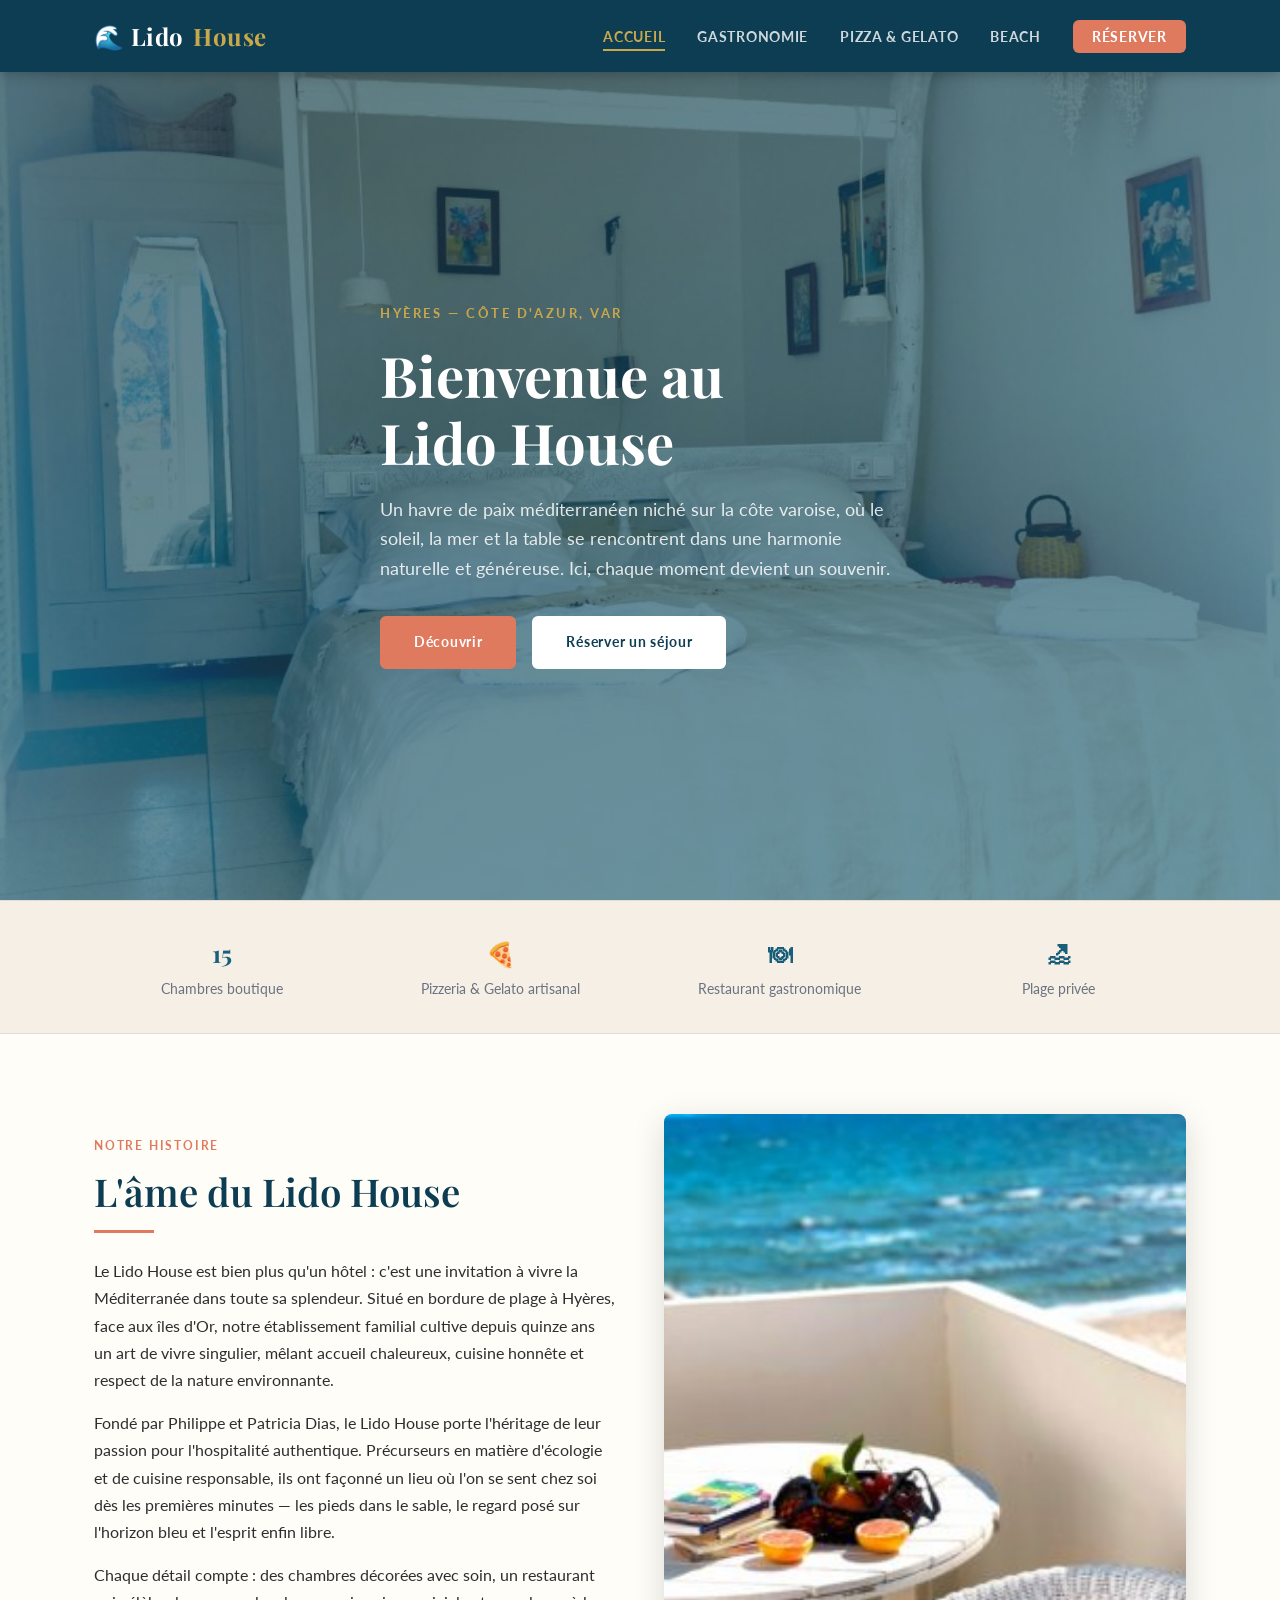
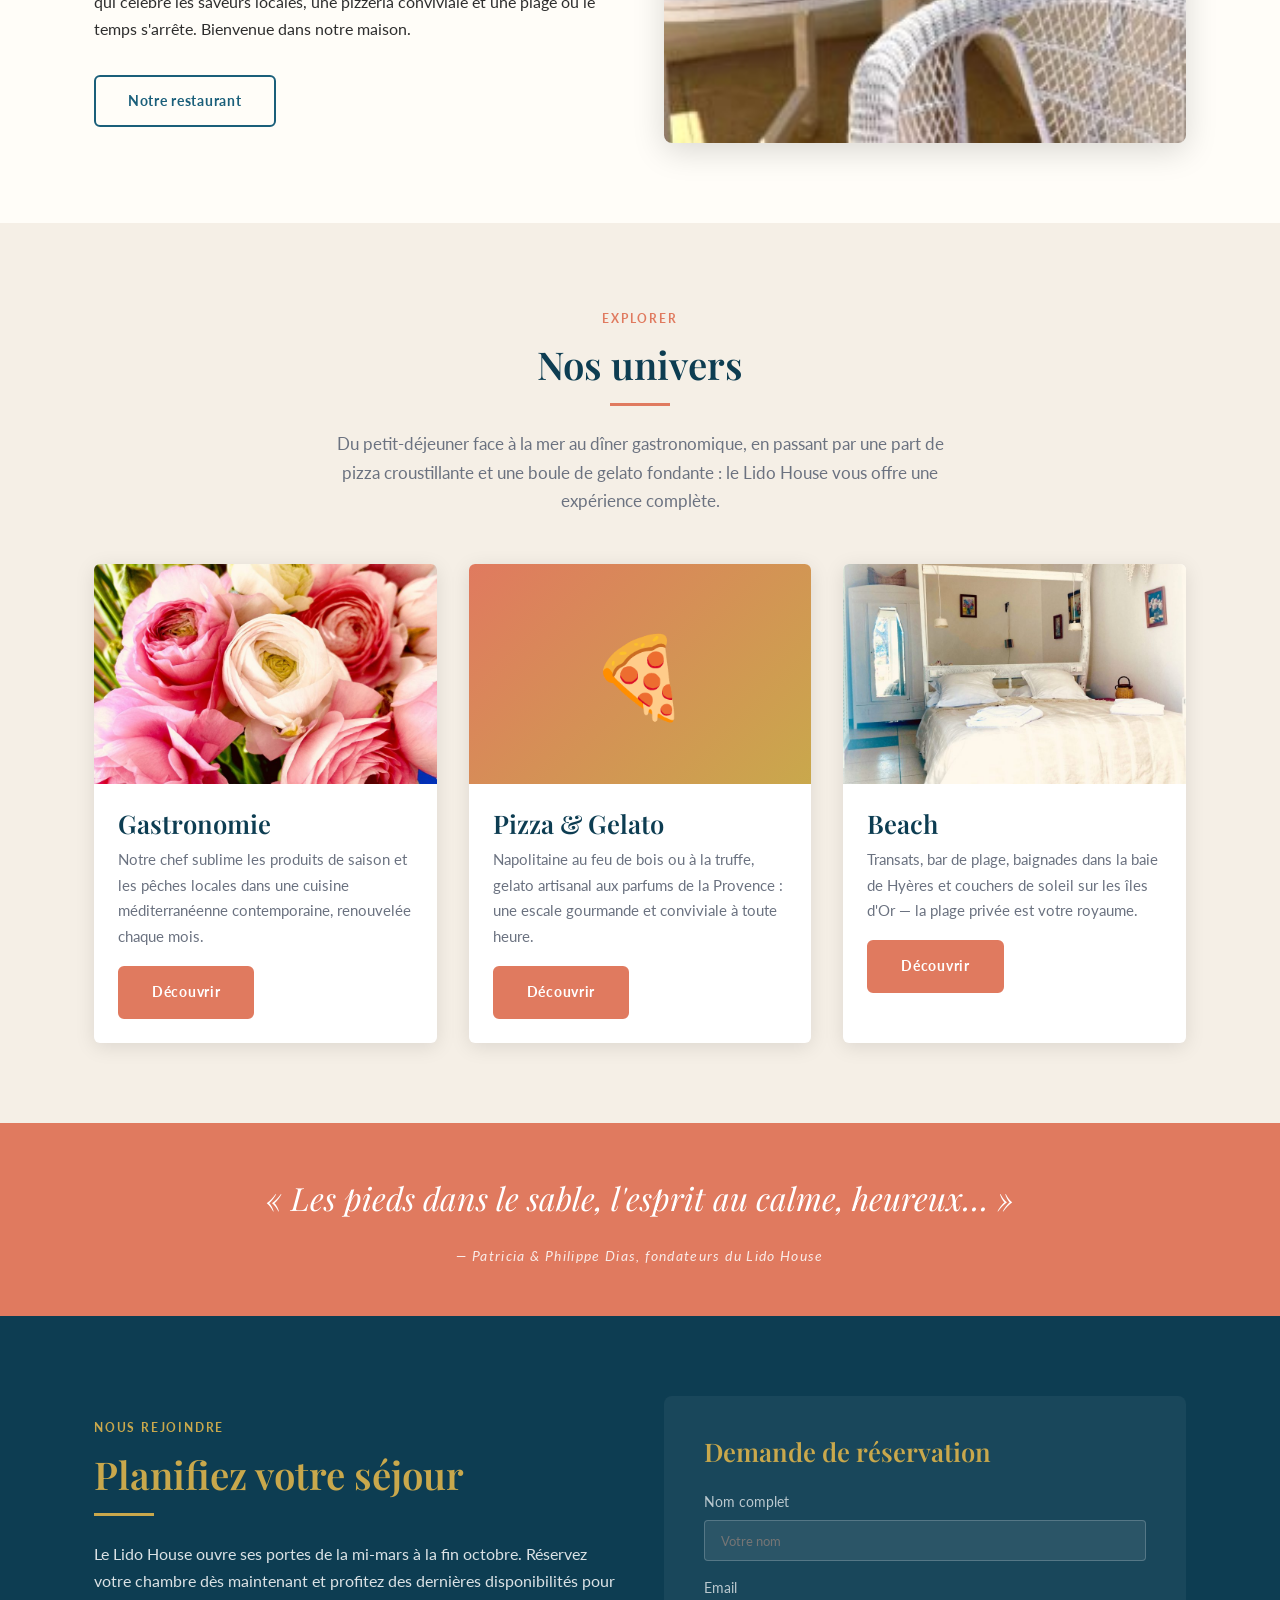
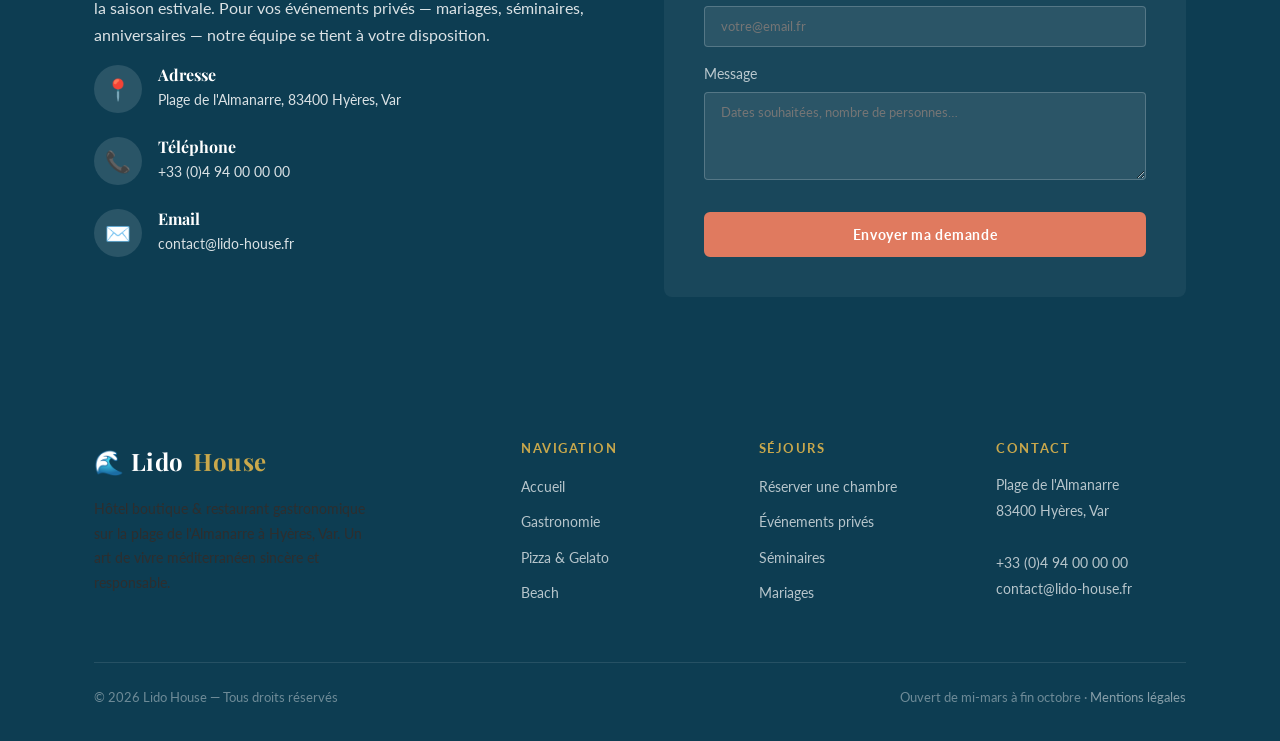
<file: index.html>
<!DOCTYPE html>
<html lang="fr">
<head>
  <meta charset="UTF-8">
  <meta name="viewport" content="width=device-width, initial-scale=1.0">
  <meta name="description" content="Lido House — Hôtel boutique, restaurant gastronomique, pizzeria & gelato et plage privée à Hyères, Var. Une expérience méditerranéenne inoubliable.">
  <meta name="keywords" content="Lido House, hôtel Hyères, restaurant plage Var, pizzeria gelato, gastronomie méditerranéenne, plage privée Hyères">
  <meta name="robots" content="index, follow">
  <meta property="og:title" content="Lido House — Hôtel & Restaurant à Hyères">
  <meta property="og:description" content="Découvrez le Lido House : hôtel boutique, restaurant gastronomique, pizzeria & gelato artisanal et plage privée au cœur du Var.">
  <meta property="og:type" content="website">
  <meta property="og:locale" content="fr_FR">
  <meta name="twitter:card" content="summary_large_image">
  <meta name="twitter:title" content="Lido House — Hôtel & Restaurant à Hyères">
  <meta name="twitter:description" content="Découvrez le Lido House : hôtel boutique, restaurant gastronomique, pizzeria & gelato artisanal et plage privée.">
  <title>Lido House — Hôtel & Restaurant à Hyères</title>
  <link rel="canonical" href="index.html">
  <link rel="stylesheet" href="lido-style.css">
</head>
<body>

  <!-- ===== HEADER ===== -->
  <header class="site-header" role="banner">
    <div class="container">
      <div class="header-inner">
        <a href="index.html" class="logo" aria-label="Lido House — Accueil">
          🌊 Lido <span>House</span>
        </a>
        <button class="nav-toggle" aria-label="Ouvrir le menu" aria-expanded="false" onclick="this.setAttribute('aria-expanded', this.getAttribute('aria-expanded')==='true'?'false':'true'); document.querySelector('.site-nav').classList.toggle('open')">
          <span></span><span></span><span></span>
        </button>
        <nav class="site-nav" role="navigation" aria-label="Navigation principale">
          <ul class="nav-list">
            <li><a href="index.html" class="active">Accueil</a></li>
            <li><a href="gastronomie.html">Gastronomie</a></li>
            <li><a href="pizza-gelato.html">Pizza & Gelato</a></li>
            <li><a href="beach.html">Beach</a></li>
            <li><a href="#contact" class="nav-cta">Réserver</a></li>
          </ul>
        </nav>
      </div>
    </div>
  </header>

  <main id="content">

    <!-- ===== SECTION 1 — HERO ===== -->
    <section class="hero" aria-label="Bannière d'accueil">
      <div class="hero-bg" style="background-image: url('IMG_3909-scaled-pmx25fn1pvcbfi0689g8ni2mewg2uywghkwqdlchew.jpg');"></div>
      <div class="container">
        <div class="hero-content">
          <p class="hero-label">Hyères — Côte d'Azur, Var</p>
          <h1>Bienvenue au<br>Lido House</h1>
          <p class="hero-text">Un havre de paix méditerranéen niché sur la côte varoise, où le soleil, la mer et la table se rencontrent dans une harmonie naturelle et généreuse. Ici, chaque moment devient un souvenir.</p>
          <div class="hero-actions">
            <a href="#decouvrir" class="btn btn-primary">Découvrir</a>
            <a href="#contact" class="btn btn-white">Réserver un séjour</a>
          </div>
        </div>
      </div>
    </section>

    <!-- ===== SECTION 2 — INFO BAND ===== -->
    <div class="info-band">
      <div class="container">
        <div class="info-band-grid">
          <div class="info-band-item">
            <strong>15</strong>
            <span>Chambres boutique</span>
          </div>
          <div class="info-band-item">
            <strong>🍕</strong>
            <span>Pizzeria & Gelato artisanal</span>
          </div>
          <div class="info-band-item">
            <strong>🍽</strong>
            <span>Restaurant gastronomique</span>
          </div>
          <div class="info-band-item">
            <strong>🏖</strong>
            <span>Plage privée</span>
          </div>
        </div>
      </div>
    </div>

    <!-- ===== SECTION 3 — À PROPOS ===== -->
    <section class="section" id="decouvrir" aria-labelledby="about-title">
      <div class="container">
        <div class="grid-2">
          <div>
            <span class="section-label">Notre histoire</span>
            <h2 id="about-title" class="section-title">L'âme du Lido House</h2>
            <div class="divider"></div>
            <p>Le Lido House est bien plus qu'un hôtel : c'est une invitation à vivre la Méditerranée dans toute sa splendeur. Situé en bordure de plage à Hyères, face aux îles d'Or, notre établissement familial cultive depuis quinze ans un art de vivre singulier, mêlant accueil chaleureux, cuisine honnête et respect de la nature environnante.</p>
            <p>Fondé par Philippe et Patricia Dias, le Lido House porte l'héritage de leur passion pour l'hospitalité authentique. Précurseurs en matière d'écologie et de cuisine responsable, ils ont façonné un lieu où l'on se sent chez soi dès les premières minutes — les pieds dans le sable, le regard posé sur l'horizon bleu et l'esprit enfin libre.</p>
            <p>Chaque détail compte : des chambres décorées avec soin, un restaurant qui célèbre les saveurs locales, une pizzeria conviviale et une plage où le temps s'arrête. Bienvenue dans notre maison.</p>
            <a href="gastronomie.html" class="btn btn-outline" style="margin-top:1rem;">Notre restaurant</a>
          </div>
          <div>
            <img src="terrasse-2-249x300.jpg" alt="Terrasse du Lido House avec vue sur la mer" style="border-radius: 8px; box-shadow: 0 8px 32px rgba(0,0,0,.15); width:100%;">
          </div>
        </div>
      </div>
    </section>

    <!-- ===== SECTION 4 — NOS UNIVERS ===== -->
    <section class="section section--sand" aria-labelledby="univers-title">
      <div class="container">
        <div class="text-center" style="margin-bottom: 3rem;">
          <span class="section-label">Explorer</span>
          <h2 id="univers-title" class="section-title">Nos univers</h2>
          <div class="divider divider--center"></div>
          <p class="section-intro section-intro--center">Du petit-déjeuner face à la mer au dîner gastronomique, en passant par une part de pizza croustillante et une boule de gelato fondante : le Lido House vous offre une expérience complète.</p>
        </div>
        <div class="grid-3">
          <div class="card">
            <img class="card-img" src="IMG_3974-scaled-pmwz9p69h3c44qooyx7gz6gab1qsdi2vw50mp95m3s.jpg" alt="Cuisine gastronomique au Lido House">
            <div class="card-body">
              <h3>Gastronomie</h3>
              <p>Notre chef sublime les produits de saison et les pêches locales dans une cuisine méditerranéenne contemporaine, renouvelée chaque mois.</p>
              <a href="gastronomie.html" class="btn btn-primary">Découvrir</a>
            </div>
          </div>
          <div class="card">
            <div style="height:220px; background: linear-gradient(135deg, #e07a5f 0%, #c9a84c 100%); display:flex; align-items:center; justify-content:center; font-size:5rem;">🍕</div>
            <div class="card-body">
              <h3>Pizza & Gelato</h3>
              <p>Napolitaine au feu de bois ou à la truffe, gelato artisanal aux parfums de la Provence : une escale gourmande et conviviale à toute heure.</p>
              <a href="pizza-gelato.html" class="btn btn-primary">Découvrir</a>
            </div>
          </div>
          <div class="card">
            <img class="card-img" src="IMG_3909-scaled-pmx25fn1pvcbfi0689g8ni2mewg2uywghkwqdlchew.jpg" alt="Plage privée du Lido House">
            <div class="card-body">
              <h3>Beach</h3>
              <p>Transats, bar de plage, baignades dans la baie de Hyères et couchers de soleil sur les îles d'Or — la plage privée est votre royaume.</p>
              <a href="beach.html" class="btn btn-primary">Découvrir</a>
            </div>
          </div>
        </div>
      </div>
    </section>

    <!-- ===== SECTION 5 — CITATION ===== -->
    <div class="highlight-band" role="complementary">
      <blockquote>« Les pieds dans le sable, l'esprit au calme, heureux… »</blockquote>
      <cite>— Patricia & Philippe Dias, fondateurs du Lido House</cite>
    </div>

    <!-- ===== SECTION 6 — CONTACT / RÉSERVATION ===== -->
    <section class="section section--dark" id="contact" aria-labelledby="contact-title">
      <div class="container">
        <div class="grid-2">
          <div>
            <span class="section-label" style="color: var(--color-gold);">Nous rejoindre</span>
            <h2 id="contact-title" class="section-title">Planifiez votre séjour</h2>
            <div class="divider divider--gold"></div>
            <p>Le Lido House ouvre ses portes de la mi-mars à la fin octobre. Réservez votre chambre dès maintenant et profitez des dernières disponibilités pour la saison estivale. Pour vos événements privés — mariages, séminaires, anniversaires — notre équipe se tient à votre disposition.</p>
            <div class="feature-item">
              <div class="feature-icon feature-icon--dark">📍</div>
              <div class="feature-text">
                <h4 style="color:var(--color-white);">Adresse</h4>
                <p>Plage de l'Almanarre, 83400 Hyères, Var</p>
              </div>
            </div>
            <div class="feature-item">
              <div class="feature-icon feature-icon--dark">📞</div>
              <div class="feature-text">
                <h4 style="color:var(--color-white);">Téléphone</h4>
                <p>+33 (0)4 94 00 00 00</p>
              </div>
            </div>
            <div class="feature-item">
              <div class="feature-icon feature-icon--dark">✉️</div>
              <div class="feature-text">
                <h4 style="color:var(--color-white);">Email</h4>
                <p>contact@lido-house.fr</p>
              </div>
            </div>
          </div>
          <div style="background: rgba(255,255,255,.05); padding: 2.5rem; border-radius: 8px;">
            <h3 style="color: var(--color-gold); margin-bottom: 1.5rem;">Demande de réservation</h3>
            <form action="#" method="post" aria-label="Formulaire de réservation">
              <div style="margin-bottom:1rem;">
                <label for="name" style="display:block; font-size:.85rem; color:rgba(255,255,255,.7); margin-bottom:.4rem;">Nom complet</label>
                <input id="name" name="name" type="text" placeholder="Votre nom" required style="width:100%; padding:.7rem 1rem; border-radius:4px; border:1px solid rgba(255,255,255,.2); background:rgba(255,255,255,.08); color:#fff; font-family:var(--font-body);">
              </div>
              <div style="margin-bottom:1rem;">
                <label for="email" style="display:block; font-size:.85rem; color:rgba(255,255,255,.7); margin-bottom:.4rem;">Email</label>
                <input id="email" name="email" type="email" placeholder="votre@email.fr" required style="width:100%; padding:.7rem 1rem; border-radius:4px; border:1px solid rgba(255,255,255,.2); background:rgba(255,255,255,.08); color:#fff; font-family:var(--font-body);">
              </div>
              <div style="margin-bottom:1.5rem;">
                <label for="message" style="display:block; font-size:.85rem; color:rgba(255,255,255,.7); margin-bottom:.4rem;">Message</label>
                <textarea id="message" name="message" rows="4" placeholder="Dates souhaitées, nombre de personnes…" style="width:100%; padding:.7rem 1rem; border-radius:4px; border:1px solid rgba(255,255,255,.2); background:rgba(255,255,255,.08); color:#fff; font-family:var(--font-body); resize:vertical;"></textarea>
              </div>
              <button type="submit" class="btn btn-primary" style="width:100%;">Envoyer ma demande</button>
            </form>
          </div>
        </div>
      </div>
    </section>

  </main>

  <!-- ===== FOOTER ===== -->
  <footer class="site-footer" role="contentinfo">
    <div class="container">
      <div class="footer-grid">
        <div class="footer-brand">
          <a href="index.html" class="logo">🌊 Lido <span>House</span></a>
          <p>Hôtel boutique & restaurant gastronomique sur la plage de l'Almanarre à Hyères, Var. Un art de vivre méditerranéen sincère et responsable.</p>
        </div>
        <div class="footer-col">
          <h4>Navigation</h4>
          <ul>
            <li><a href="index.html">Accueil</a></li>
            <li><a href="gastronomie.html">Gastronomie</a></li>
            <li><a href="pizza-gelato.html">Pizza & Gelato</a></li>
            <li><a href="beach.html">Beach</a></li>
          </ul>
        </div>
        <div class="footer-col">
          <h4>Séjours</h4>
          <ul>
            <li><a href="#contact">Réserver une chambre</a></li>
            <li><a href="#contact">Événements privés</a></li>
            <li><a href="#contact">Séminaires</a></li>
            <li><a href="#contact">Mariages</a></li>
          </ul>
        </div>
        <div class="footer-col">
          <h4>Contact</h4>
          <address>
            Plage de l'Almanarre<br>
            83400 Hyères, Var<br><br>
            +33 (0)4 94 00 00 00<br>
            contact@lido-house.fr
          </address>
        </div>
      </div>
      <div class="footer-bottom">
        <span>© 2026 Lido House — Tous droits réservés</span>
        <span>Ouvert de mi-mars à fin octobre · <a href="#contact">Mentions légales</a></span>
      </div>
    </div>
  </footer>

</body>
</html>
</file>
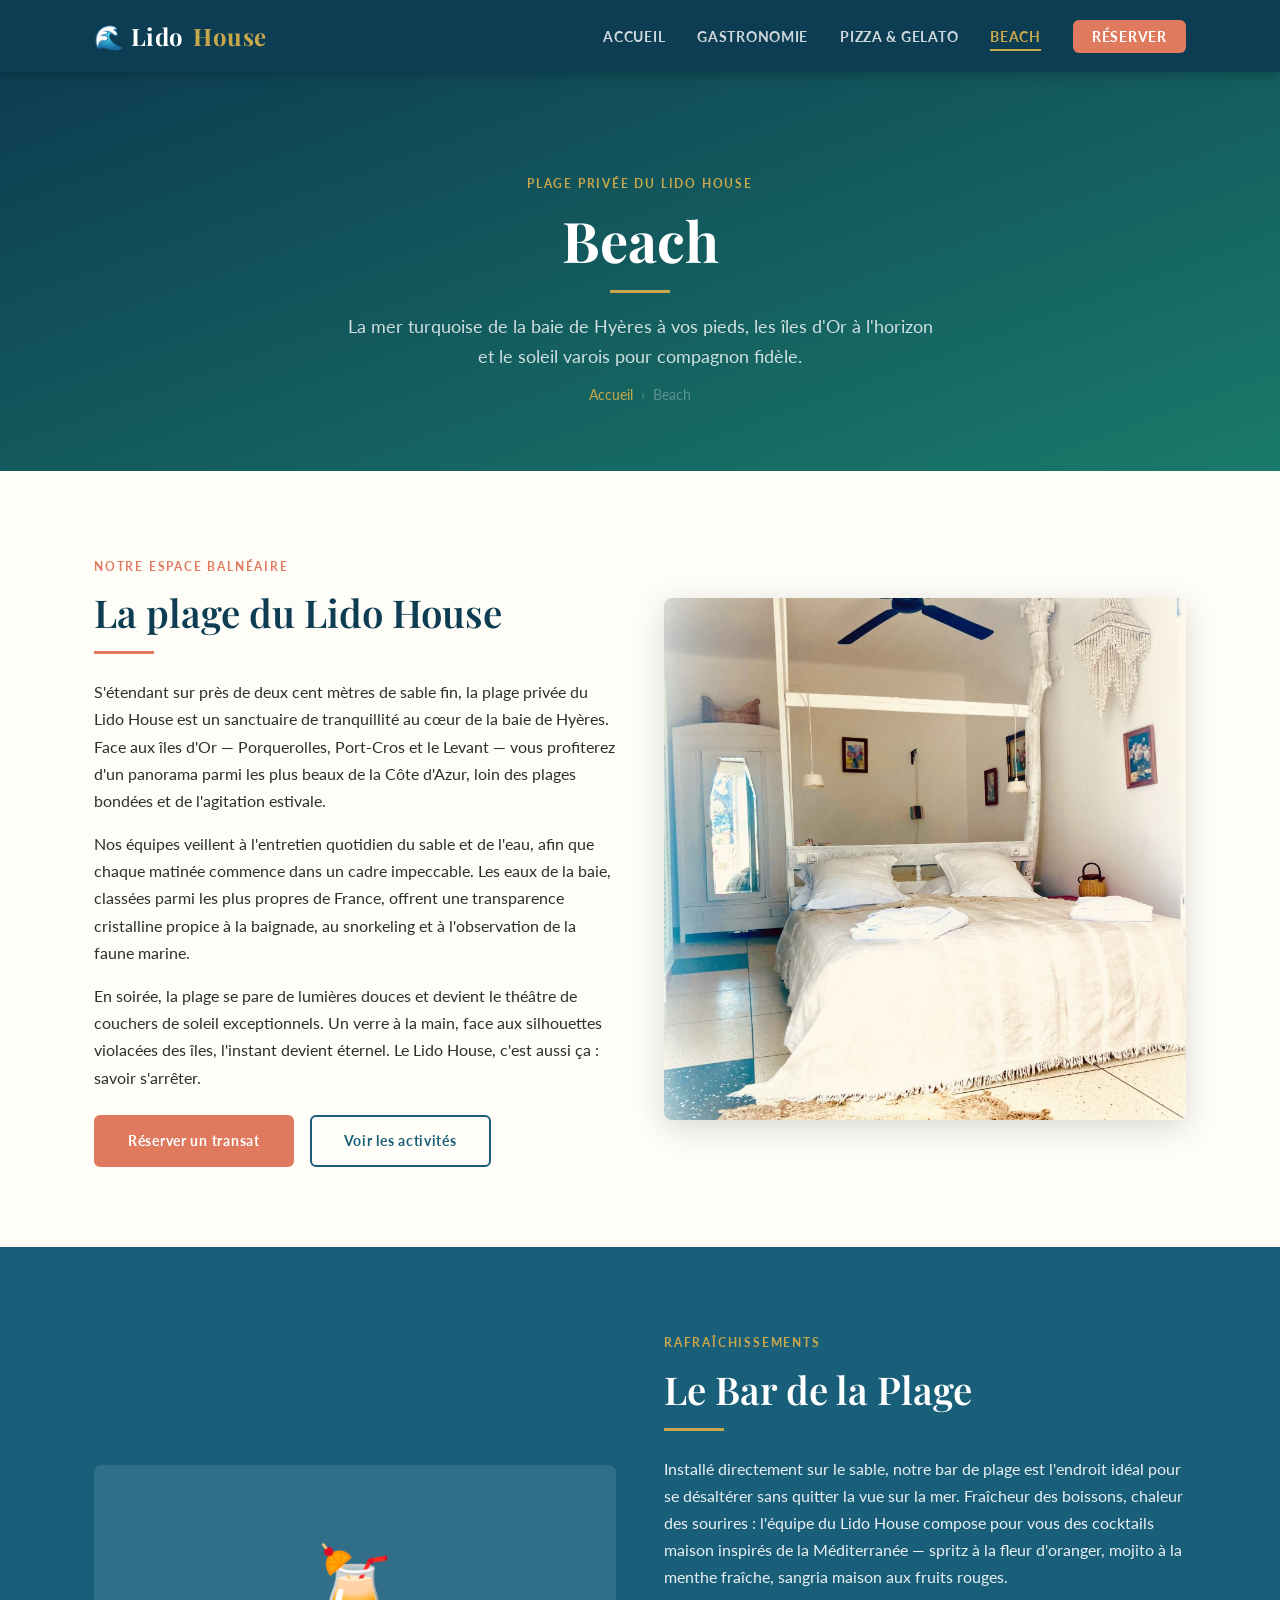
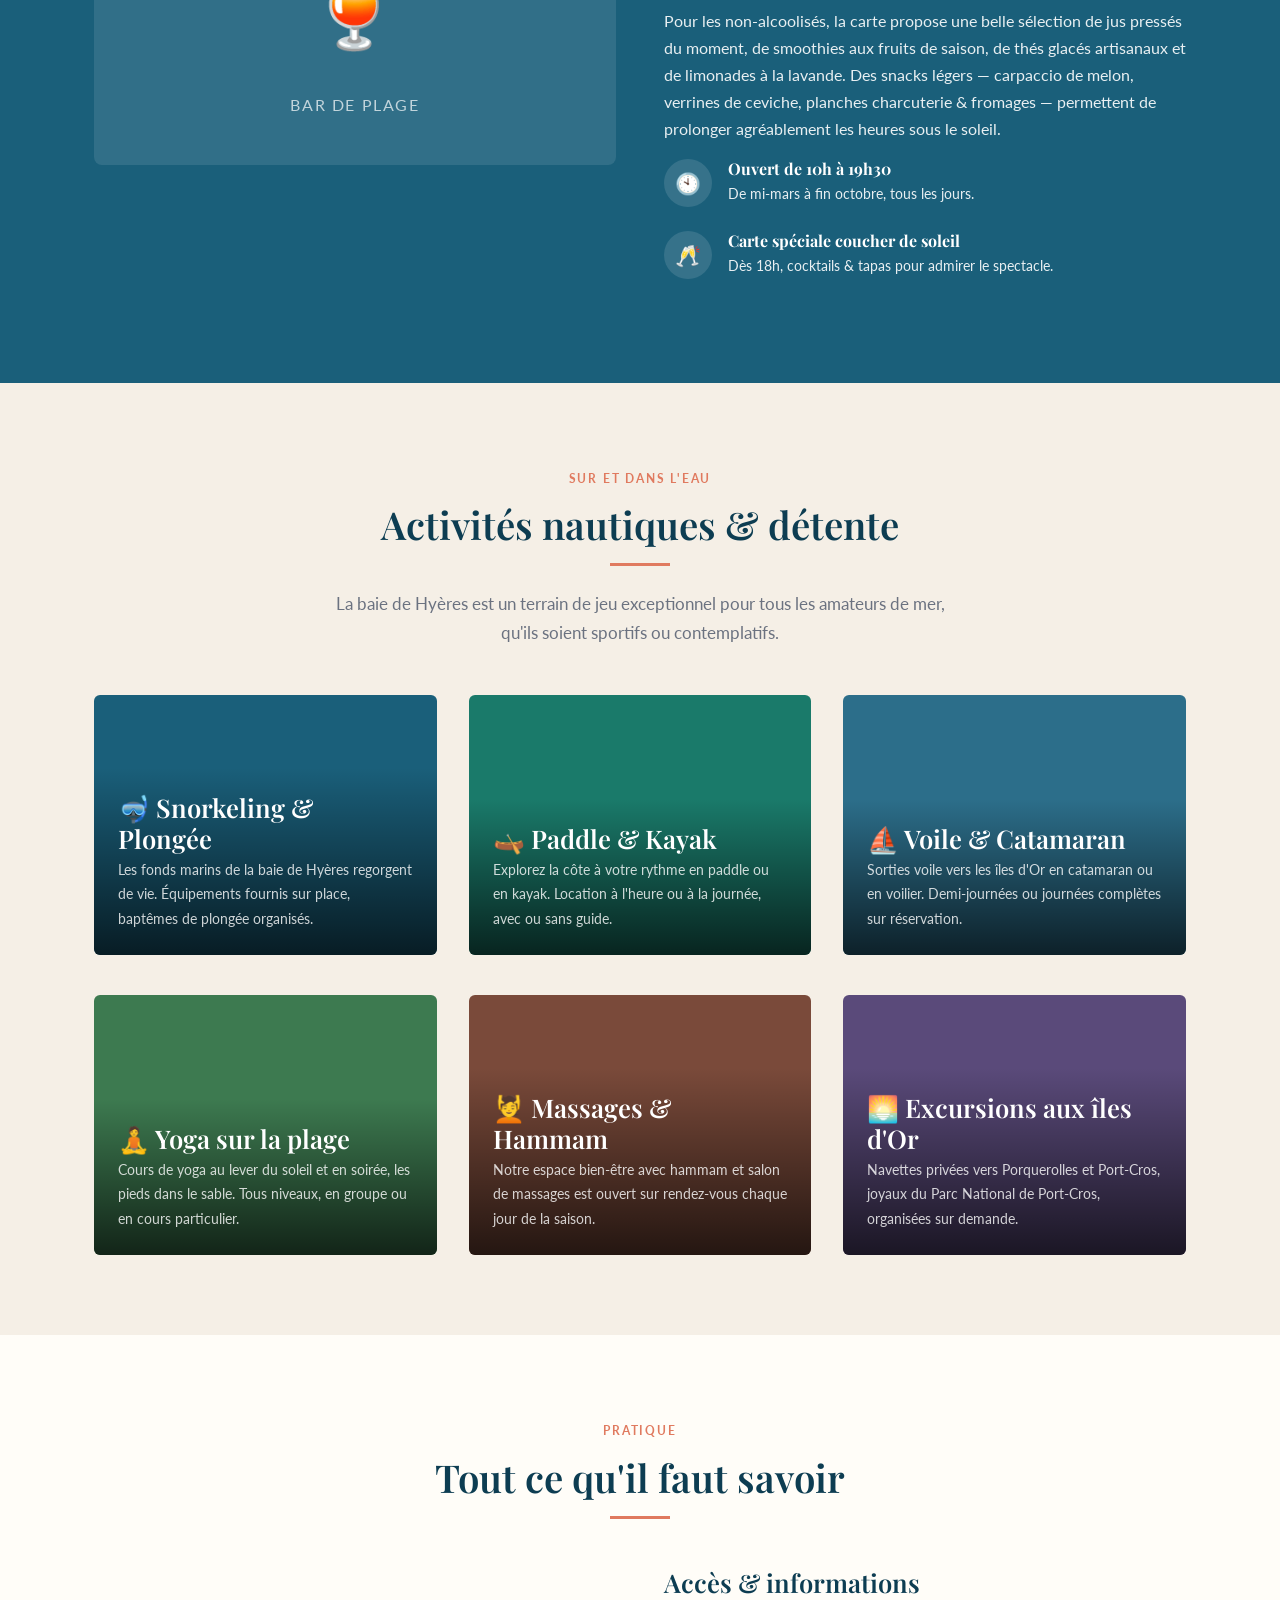
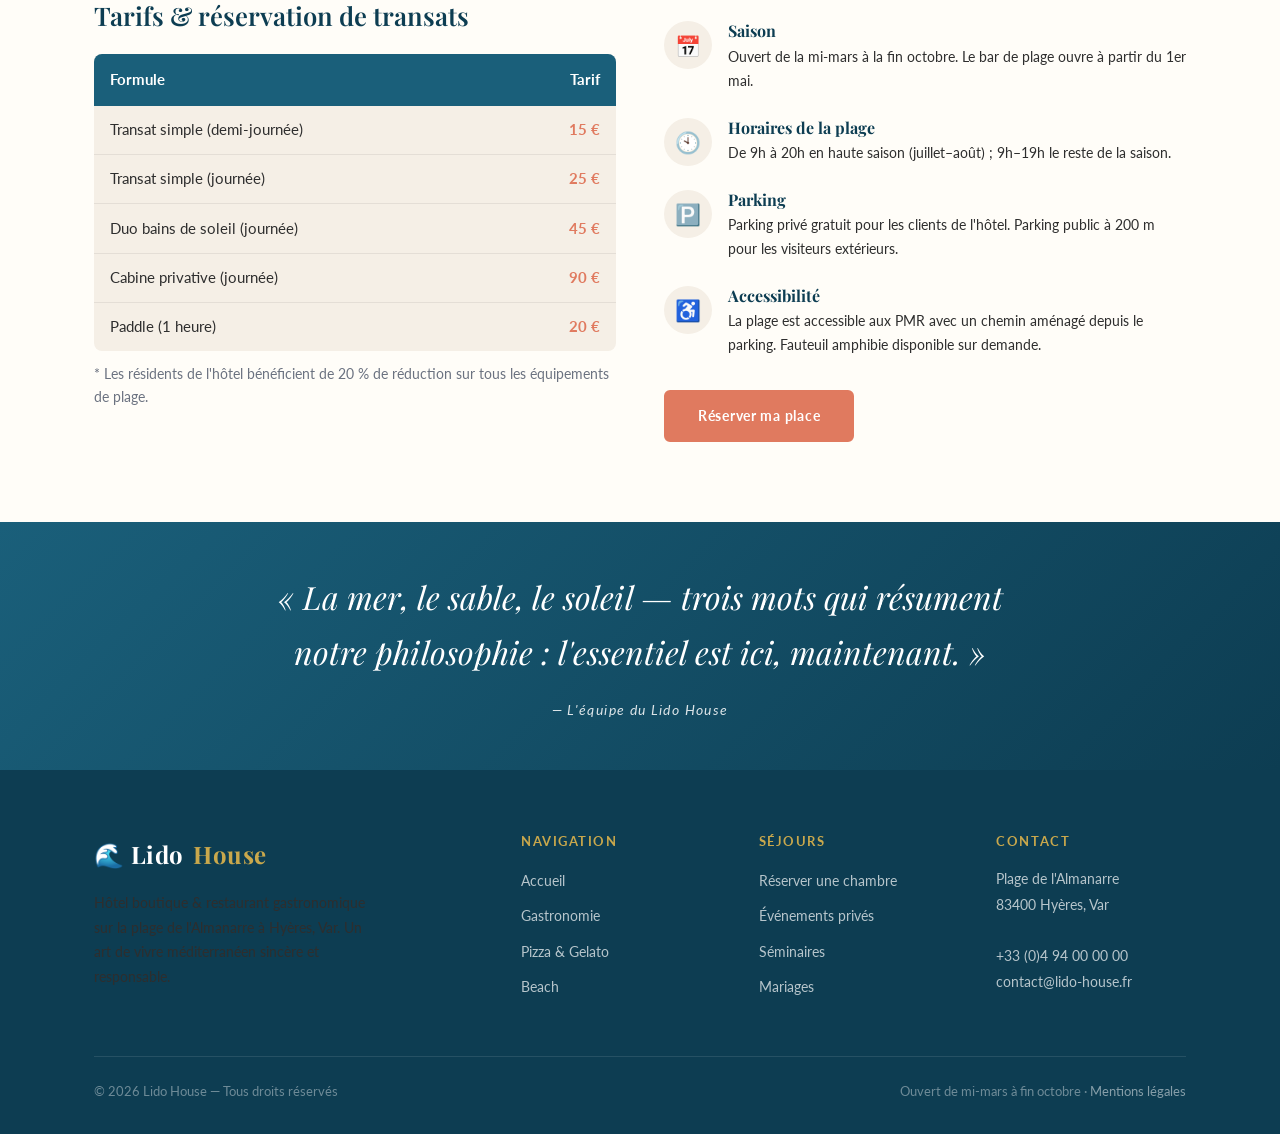
<file: beach.html>
<!DOCTYPE html>
<html lang="fr">
<head>
  <meta charset="UTF-8">
  <meta name="viewport" content="width=device-width, initial-scale=1.0">
  <meta name="description" content="Lido House Beach — Plage privée à Hyères. Transats, bar de plage, activités nautiques et couchers de soleil face aux îles d'Or. L'escapade balnéaire idéale dans le Var.">
  <meta name="keywords" content="plage privée Hyères, beach club Var, bar de plage Hyères, activités nautiques Hyères, transats bord de mer Var, îles d'Or">
  <meta name="robots" content="index, follow">
  <meta property="og:title" content="Beach — Lido House Hyères">
  <meta property="og:description" content="Plage privée, bar de plage et activités nautiques face aux îles d'Or à Hyères. La dolce vita méditerranéenne au Lido House.">
  <meta property="og:type" content="website">
  <meta property="og:locale" content="fr_FR">
  <meta name="twitter:card" content="summary_large_image">
  <meta name="twitter:title" content="Beach — Lido House Hyères">
  <meta name="twitter:description" content="Plage privée et bar de plage au Lido House, Hyères. Profitez de la baie de Hyères et des îles d'Or.">
  <title>Beach — Lido House</title>
  <link rel="canonical" href="beach.html">
  <link rel="stylesheet" href="lido-style.css">
</head>
<body>

  <!-- ===== HEADER ===== -->
  <header class="site-header" role="banner">
    <div class="container">
      <div class="header-inner">
        <a href="index.html" class="logo" aria-label="Lido House — Accueil">
          🌊 Lido <span>House</span>
        </a>
        <button class="nav-toggle" aria-label="Ouvrir le menu" aria-expanded="false" onclick="this.setAttribute('aria-expanded', this.getAttribute('aria-expanded')==='true'?'false':'true'); document.querySelector('.site-nav').classList.toggle('open')">
          <span></span><span></span><span></span>
        </button>
        <nav class="site-nav" role="navigation" aria-label="Navigation principale">
          <ul class="nav-list">
            <li><a href="index.html">Accueil</a></li>
            <li><a href="gastronomie.html">Gastronomie</a></li>
            <li><a href="pizza-gelato.html">Pizza & Gelato</a></li>
            <li><a href="beach.html" class="active">Beach</a></li>
            <li><a href="index.html#contact" class="nav-cta">Réserver</a></li>
          </ul>
        </nav>
      </div>
    </div>
  </header>

  <main id="content">

    <!-- ===== SECTION 1 — PAGE HERO ===== -->
    <section class="page-hero" aria-label="En-tête de page" style="background: linear-gradient(160deg, #0d3d52 0%, #1a7a6a 100%);">
      <div class="container">
        <span class="section-label" style="color: var(--color-gold);">Plage privée du Lido House</span>
        <h1>Beach</h1>
        <div class="divider divider--center divider--gold" style="margin:1rem auto 1.2rem;"></div>
        <p>La mer turquoise de la baie de Hyères à vos pieds, les îles d'Or à l'horizon et le soleil varois pour compagnon fidèle.</p>
        <nav class="breadcrumb" aria-label="Fil d'Ariane">
          <a href="index.html">Accueil</a>
          <span aria-hidden="true">›</span>
          <span aria-current="page">Beach</span>
        </nav>
      </div>
    </section>

    <!-- ===== SECTION 2 — LA PLAGE ===== -->
    <section class="section" id="plage" aria-labelledby="plage-title">
      <div class="container">
        <div class="grid-2">
          <div>
            <span class="section-label">Notre espace balnéaire</span>
            <h2 id="plage-title" class="section-title">La plage du Lido House</h2>
            <div class="divider"></div>
            <p>S'étendant sur près de deux cent mètres de sable fin, la plage privée du Lido House est un sanctuaire de tranquillité au cœur de la baie de Hyères. Face aux îles d'Or — Porquerolles, Port-Cros et le Levant — vous profiterez d'un panorama parmi les plus beaux de la Côte d'Azur, loin des plages bondées et de l'agitation estivale.</p>
            <p>Nos équipes veillent à l'entretien quotidien du sable et de l'eau, afin que chaque matinée commence dans un cadre impeccable. Les eaux de la baie, classées parmi les plus propres de France, offrent une transparence cristalline propice à la baignade, au snorkeling et à l'observation de la faune marine.</p>
            <p>En soirée, la plage se pare de lumières douces et devient le théâtre de couchers de soleil exceptionnels. Un verre à la main, face aux silhouettes violacées des îles, l'instant devient éternel. Le Lido House, c'est aussi ça : savoir s'arrêter.</p>
            <div style="display: flex; gap: 1rem; flex-wrap: wrap; margin-top: 1.5rem;">
              <a href="index.html#contact" class="btn btn-primary">Réserver un transat</a>
              <a href="#activites" class="btn btn-outline">Voir les activités</a>
            </div>
          </div>
          <div>
            <img src="IMG_3909-scaled-pmx25fn1pvcbfi0689g8ni2mewg2uywghkwqdlchew.jpg" alt="La plage privée du Lido House face aux îles d'Or" style="border-radius:8px; box-shadow: 0 8px 32px rgba(0,0,0,.15); width:100%;">
          </div>
        </div>
      </div>
    </section>

    <!-- ===== SECTION 3 — BAR DE PLAGE ===== -->
    <section class="section section--ocean" id="bar" aria-labelledby="bar-title">
      <div class="container">
        <div class="grid-2">
          <div style="display:flex; align-items:center; justify-content:center; background:rgba(255,255,255,.1); border-radius:8px; min-height:300px; font-size:6rem; flex-direction:column; gap:1rem;">
            <span>🍹</span>
            <span style="font-size:1rem; color:rgba(255,255,255,.7); letter-spacing:.1em; text-transform:uppercase;">Bar de plage</span>
          </div>
          <div>
            <span class="section-label" style="color: var(--color-gold);">Rafraîchissements</span>
            <h2 id="bar-title" class="section-title">Le Bar de la Plage</h2>
            <div class="divider divider--gold"></div>
            <p>Installé directement sur le sable, notre bar de plage est l'endroit idéal pour se désaltérer sans quitter la vue sur la mer. Fraîcheur des boissons, chaleur des sourires : l'équipe du Lido House compose pour vous des cocktails maison inspirés de la Méditerranée — spritz à la fleur d'oranger, mojito à la menthe fraîche, sangria maison aux fruits rouges.</p>
            <p>Pour les non-alcoolisés, la carte propose une belle sélection de jus pressés du moment, de smoothies aux fruits de saison, de thés glacés artisanaux et de limonades à la lavande. Des snacks légers — carpaccio de melon, verrines de ceviche, planches charcuterie & fromages — permettent de prolonger agréablement les heures sous le soleil.</p>
            <div class="feature-item">
              <div class="feature-icon feature-icon--dark">🕙</div>
              <div class="feature-text">
                <h4 style="color:var(--color-white);">Ouvert de 10h à 19h30</h4>
                <p>De mi-mars à fin octobre, tous les jours.</p>
              </div>
            </div>
            <div class="feature-item">
              <div class="feature-icon feature-icon--dark">🥂</div>
              <div class="feature-text">
                <h4 style="color:var(--color-white);">Carte spéciale coucher de soleil</h4>
                <p>Dès 18h, cocktails & tapas pour admirer le spectacle.</p>
              </div>
            </div>
          </div>
        </div>
      </div>
    </section>

    <!-- ===== SECTION 4 — ACTIVITÉS ===== -->
    <section class="section section--sand" id="activites" aria-labelledby="activites-title">
      <div class="container">
        <div class="text-center" style="margin-bottom: 3rem;">
          <span class="section-label">Sur et dans l'eau</span>
          <h2 id="activites-title" class="section-title">Activités nautiques & détente</h2>
          <div class="divider divider--center"></div>
          <p class="section-intro section-intro--center">La baie de Hyères est un terrain de jeu exceptionnel pour tous les amateurs de mer, qu'ils soient sportifs ou contemplatifs.</p>
        </div>
        <div class="grid-3" style="margin-bottom: 2.5rem;">
          <div class="activity-card" style="background: var(--color-ocean);">
            <div class="activity-card-content">
              <h3>🤿 Snorkeling & Plongée</h3>
              <p>Les fonds marins de la baie de Hyères regorgent de vie. Équipements fournis sur place, baptêmes de plongée organisés.</p>
            </div>
          </div>
          <div class="activity-card" style="background: #1a7a6a;">
            <div class="activity-card-content">
              <h3>🛶 Paddle & Kayak</h3>
              <p>Explorez la côte à votre rythme en paddle ou en kayak. Location à l'heure ou à la journée, avec ou sans guide.</p>
            </div>
          </div>
          <div class="activity-card" style="background: #2c6e8a;">
            <div class="activity-card-content">
              <h3>⛵ Voile & Catamaran</h3>
              <p>Sorties voile vers les îles d'Or en catamaran ou en voilier. Demi-journées ou journées complètes sur réservation.</p>
            </div>
          </div>
        </div>
        <div class="grid-3">
          <div class="activity-card" style="background: #3d7a50;">
            <div class="activity-card-content">
              <h3>🧘 Yoga sur la plage</h3>
              <p>Cours de yoga au lever du soleil et en soirée, les pieds dans le sable. Tous niveaux, en groupe ou en cours particulier.</p>
            </div>
          </div>
          <div class="activity-card" style="background: #7a4a3a;">
            <div class="activity-card-content">
              <h3>💆 Massages & Hammam</h3>
              <p>Notre espace bien-être avec hammam et salon de massages est ouvert sur rendez-vous chaque jour de la saison.</p>
            </div>
          </div>
          <div class="activity-card" style="background: #5a4a7a;">
            <div class="activity-card-content">
              <h3>🌅 Excursions aux îles d'Or</h3>
              <p>Navettes privées vers Porquerolles et Port-Cros, joyaux du Parc National de Port-Cros, organisées sur demande.</p>
            </div>
          </div>
        </div>
      </div>
    </section>

    <!-- ===== SECTION 5 — INFOS PRATIQUES ===== -->
    <section class="section" id="infos" aria-labelledby="infos-title">
      <div class="container">
        <div class="text-center" style="margin-bottom: 3rem;">
          <span class="section-label">Pratique</span>
          <h2 id="infos-title" class="section-title">Tout ce qu'il faut savoir</h2>
          <div class="divider divider--center"></div>
        </div>
        <div class="grid-2" style="gap: 3rem;">
          <div>
            <h3 style="margin-bottom: 1.5rem;">Tarifs & réservation de transats</h3>
            <table style="width:100%; border-collapse:collapse; font-size:.95rem; background: var(--color-sand); border-radius:8px; overflow:hidden;">
              <thead>
                <tr style="background: var(--color-ocean); color: var(--color-white);">
                  <th style="padding:.8rem 1rem; text-align:left; font-weight:700;">Formule</th>
                  <th style="padding:.8rem 1rem; text-align:right; font-weight:700;">Tarif</th>
                </tr>
              </thead>
              <tbody>
                <tr style="border-bottom:1px solid rgba(0,0,0,.07);">
                  <td style="padding:.7rem 1rem;">Transat simple (demi-journée)</td>
                  <td style="padding:.7rem 1rem; text-align:right; font-weight:700; color: var(--color-coral);">15 €</td>
                </tr>
                <tr style="border-bottom:1px solid rgba(0,0,0,.07);">
                  <td style="padding:.7rem 1rem;">Transat simple (journée)</td>
                  <td style="padding:.7rem 1rem; text-align:right; font-weight:700; color: var(--color-coral);">25 €</td>
                </tr>
                <tr style="border-bottom:1px solid rgba(0,0,0,.07);">
                  <td style="padding:.7rem 1rem;">Duo bains de soleil (journée)</td>
                  <td style="padding:.7rem 1rem; text-align:right; font-weight:700; color: var(--color-coral);">45 €</td>
                </tr>
                <tr style="border-bottom:1px solid rgba(0,0,0,.07);">
                  <td style="padding:.7rem 1rem;">Cabine privative (journée)</td>
                  <td style="padding:.7rem 1rem; text-align:right; font-weight:700; color: var(--color-coral);">90 €</td>
                </tr>
                <tr>
                  <td style="padding:.7rem 1rem;">Paddle (1 heure)</td>
                  <td style="padding:.7rem 1rem; text-align:right; font-weight:700; color: var(--color-coral);">20 €</td>
                </tr>
              </tbody>
            </table>
            <p style="font-size:.85rem; color: var(--color-muted); margin-top:.75rem;">* Les résidents de l'hôtel bénéficient de 20 % de réduction sur tous les équipements de plage.</p>
          </div>

          <div>
            <h3 style="margin-bottom: 1.5rem;">Accès & informations</h3>
            <div class="feature-item">
              <div class="feature-icon">📅</div>
              <div class="feature-text">
                <h4>Saison</h4>
                <p>Ouvert de la mi-mars à la fin octobre. Le bar de plage ouvre à partir du 1er mai.</p>
              </div>
            </div>
            <div class="feature-item">
              <div class="feature-icon">🕙</div>
              <div class="feature-text">
                <h4>Horaires de la plage</h4>
                <p>De 9h à 20h en haute saison (juillet–août) ; 9h–19h le reste de la saison.</p>
              </div>
            </div>
            <div class="feature-item">
              <div class="feature-icon">🅿️</div>
              <div class="feature-text">
                <h4>Parking</h4>
                <p>Parking privé gratuit pour les clients de l'hôtel. Parking public à 200 m pour les visiteurs extérieurs.</p>
              </div>
            </div>
            <div class="feature-item">
              <div class="feature-icon">♿</div>
              <div class="feature-text">
                <h4>Accessibilité</h4>
                <p>La plage est accessible aux PMR avec un chemin aménagé depuis le parking. Fauteuil amphibie disponible sur demande.</p>
              </div>
            </div>
            <a href="index.html#contact" class="btn btn-primary" style="margin-top:.5rem;">Réserver ma place</a>
          </div>
        </div>
      </div>
    </section>

    <!-- ===== SECTION 6 — CITATION ===== -->
    <div class="highlight-band" role="complementary" style="background: linear-gradient(135deg, #1a5f7a 0%, #0d3d52 100%);">
      <blockquote>« La mer, le sable, le soleil — trois mots qui résument notre philosophie : l'essentiel est ici, maintenant. »</blockquote>
      <cite>— L'équipe du Lido House</cite>
    </div>

  </main>

  <!-- ===== FOOTER ===== -->
  <footer class="site-footer" role="contentinfo">
    <div class="container">
      <div class="footer-grid">
        <div class="footer-brand">
          <a href="index.html" class="logo">🌊 Lido <span>House</span></a>
          <p>Hôtel boutique & restaurant gastronomique sur la plage de l'Almanarre à Hyères, Var. Un art de vivre méditerranéen sincère et responsable.</p>
        </div>
        <div class="footer-col">
          <h4>Navigation</h4>
          <ul>
            <li><a href="index.html">Accueil</a></li>
            <li><a href="gastronomie.html">Gastronomie</a></li>
            <li><a href="pizza-gelato.html">Pizza & Gelato</a></li>
            <li><a href="beach.html">Beach</a></li>
          </ul>
        </div>
        <div class="footer-col">
          <h4>Séjours</h4>
          <ul>
            <li><a href="index.html#contact">Réserver une chambre</a></li>
            <li><a href="index.html#contact">Événements privés</a></li>
            <li><a href="index.html#contact">Séminaires</a></li>
            <li><a href="index.html#contact">Mariages</a></li>
          </ul>
        </div>
        <div class="footer-col">
          <h4>Contact</h4>
          <address>
            Plage de l'Almanarre<br>
            83400 Hyères, Var<br><br>
            +33 (0)4 94 00 00 00<br>
            contact@lido-house.fr
          </address>
        </div>
      </div>
      <div class="footer-bottom">
        <span>© 2026 Lido House — Tous droits réservés</span>
        <span>Ouvert de mi-mars à fin octobre · <a href="index.html#contact">Mentions légales</a></span>
      </div>
    </div>
  </footer>

</body>
</html>
</file>
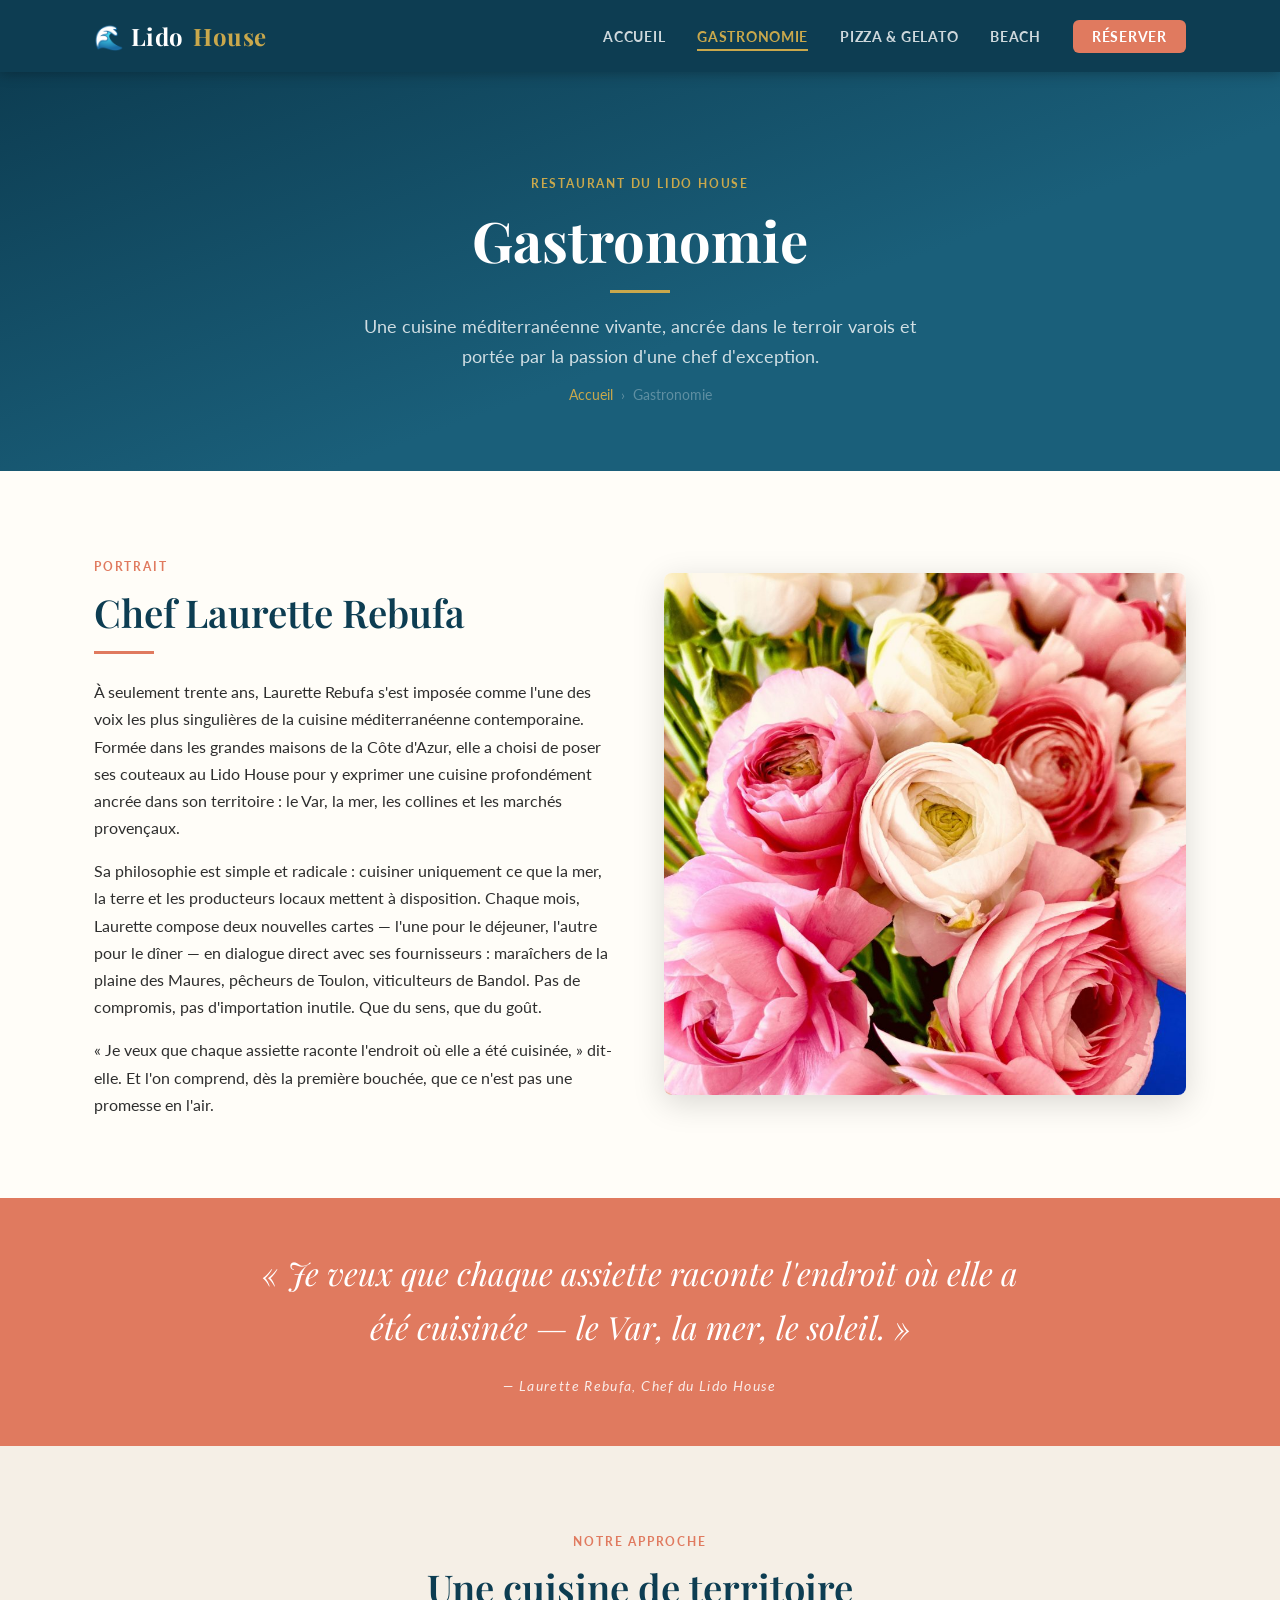
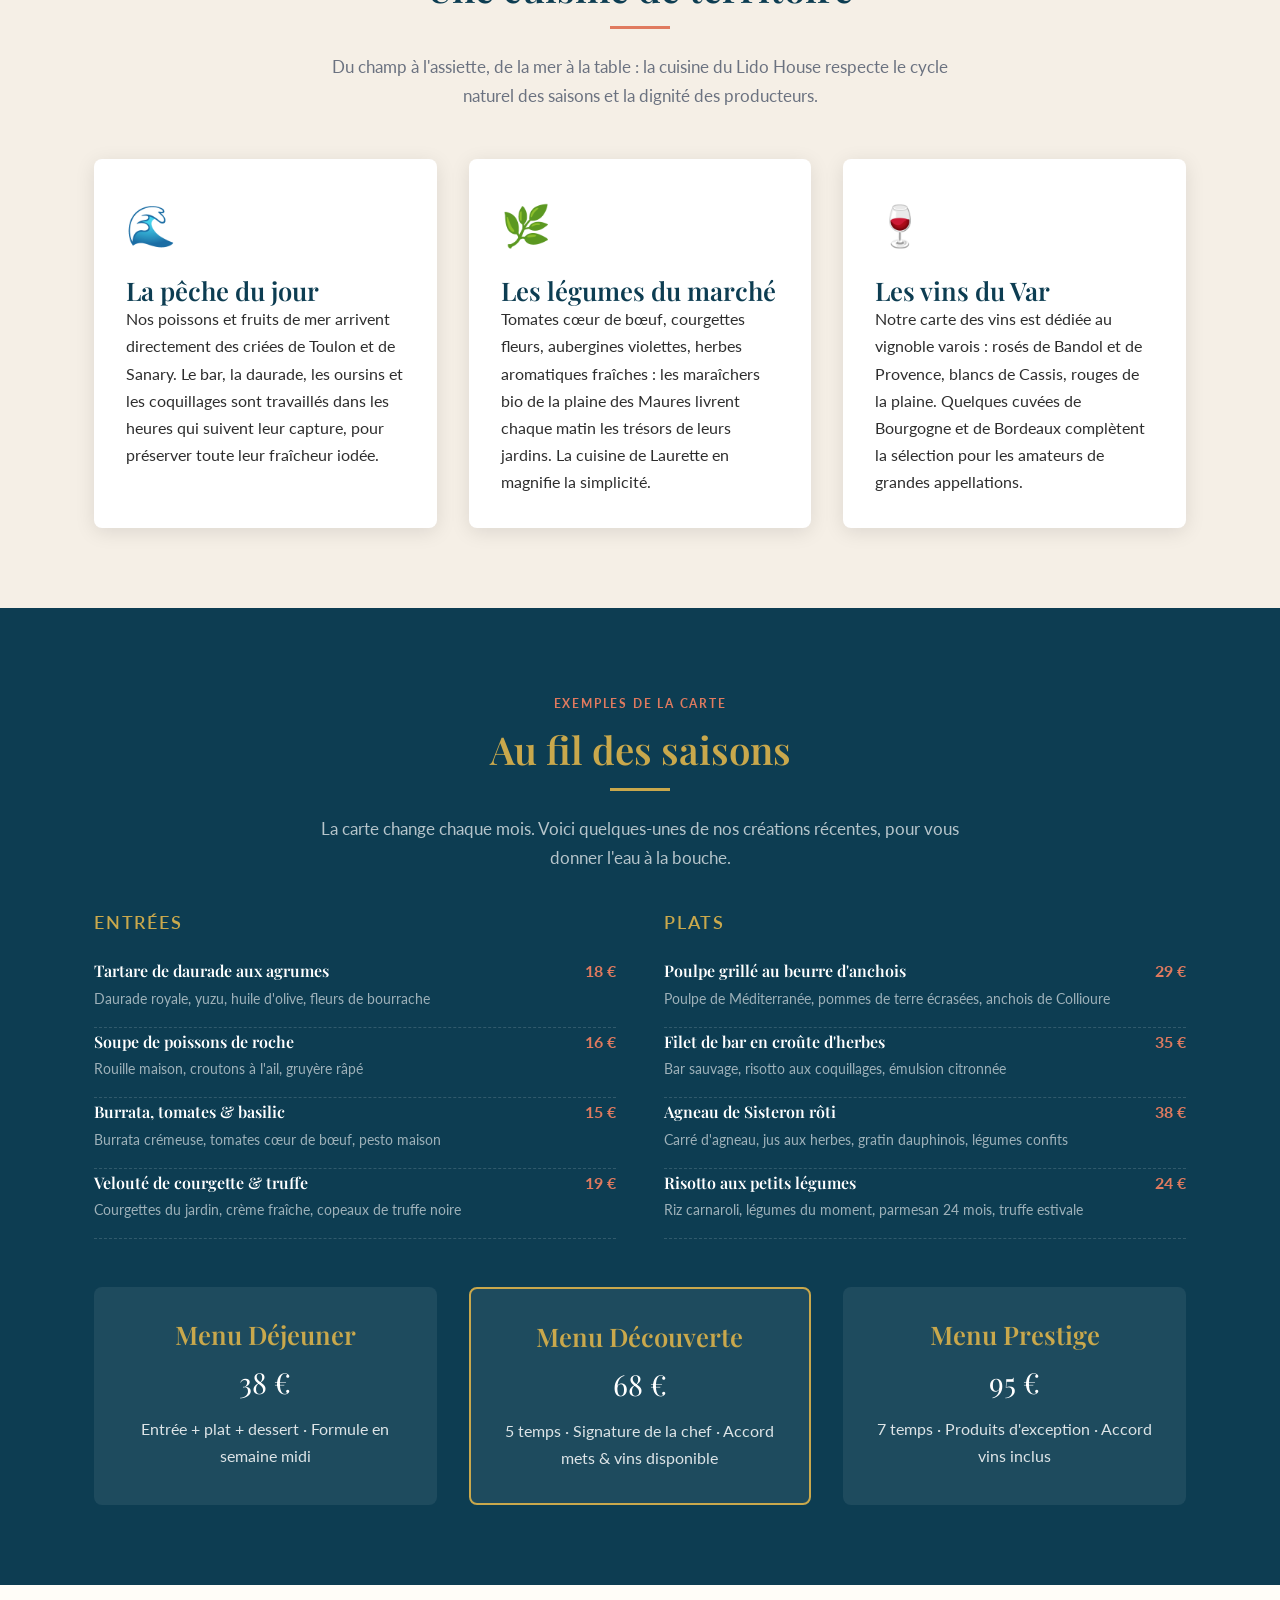
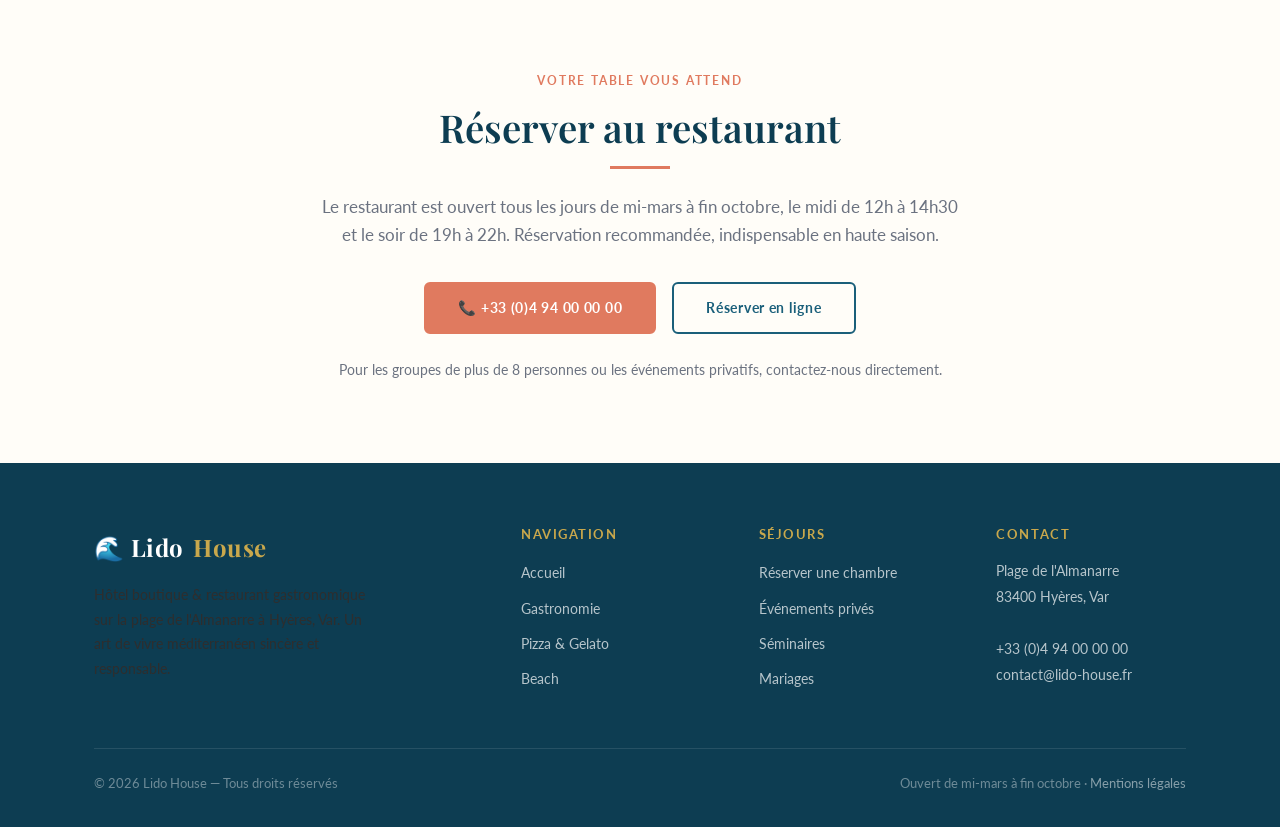
<file: gastronomie.html>
<!DOCTYPE html>
<html lang="fr">
<head>
  <meta charset="UTF-8">
  <meta name="viewport" content="width=device-width, initial-scale=1.0">
  <meta name="description" content="Lido House Gastronomie — Restaurant gastronomique méditerranéen à Hyères. Notre chef Laurette Rebufa célèbre les produits de saison dans une cuisine contemporaine face à la mer.">
  <meta name="keywords" content="restaurant gastronomique Hyères, cuisine méditerranéenne Var, chef Laurette Rebufa, restaurant bord de mer Hyères, gastronomie Côte d'Azur">
  <meta name="robots" content="index, follow">
  <meta property="og:title" content="Gastronomie — Lido House Hyères">
  <meta property="og:description" content="Cuisine méditerranéenne contemporaine face aux îles d'Or. Notre chef Laurette sublime les produits de saison du terroir varois.">
  <meta property="og:type" content="website">
  <meta property="og:locale" content="fr_FR">
  <meta name="twitter:card" content="summary_large_image">
  <meta name="twitter:title" content="Gastronomie — Lido House Hyères">
  <meta name="twitter:description" content="Restaurant gastronomique méditerranéen au bord de la plage à Hyères, Var.">
  <title>Gastronomie — Lido House</title>
  <link rel="canonical" href="gastronomie.html">
  <link rel="stylesheet" href="lido-style.css">
</head>
<body>

  <!-- ===== HEADER ===== -->
  <header class="site-header" role="banner">
    <div class="container">
      <div class="header-inner">
        <a href="index.html" class="logo" aria-label="Lido House — Accueil">
          🌊 Lido <span>House</span>
        </a>
        <button class="nav-toggle" aria-label="Ouvrir le menu" aria-expanded="false" onclick="this.setAttribute('aria-expanded', this.getAttribute('aria-expanded')==='true'?'false':'true'); document.querySelector('.site-nav').classList.toggle('open')">
          <span></span><span></span><span></span>
        </button>
        <nav class="site-nav" role="navigation" aria-label="Navigation principale">
          <ul class="nav-list">
            <li><a href="index.html">Accueil</a></li>
            <li><a href="gastronomie.html" class="active">Gastronomie</a></li>
            <li><a href="pizza-gelato.html">Pizza & Gelato</a></li>
            <li><a href="beach.html">Beach</a></li>
            <li><a href="index.html#contact" class="nav-cta">Réserver</a></li>
          </ul>
        </nav>
      </div>
    </div>
  </header>

  <main id="content">

    <!-- ===== SECTION 1 — PAGE HERO ===== -->
    <section class="page-hero" aria-label="En-tête de page">
      <div class="container">
        <span class="section-label" style="color: var(--color-gold);">Restaurant du Lido House</span>
        <h1>Gastronomie</h1>
        <div class="divider divider--center divider--gold" style="margin:1rem auto 1.2rem;"></div>
        <p>Une cuisine méditerranéenne vivante, ancrée dans le terroir varois et portée par la passion d'une chef d'exception.</p>
        <nav class="breadcrumb" aria-label="Fil d'Ariane">
          <a href="index.html">Accueil</a>
          <span aria-hidden="true">›</span>
          <span aria-current="page">Gastronomie</span>
        </nav>
      </div>
    </section>

    <!-- ===== SECTION 2 — CHEF ===== -->
    <section class="section" id="chef" aria-labelledby="chef-title">
      <div class="container">
        <div class="grid-2">
          <div>
            <span class="section-label">Portrait</span>
            <h2 id="chef-title" class="section-title">Chef Laurette Rebufa</h2>
            <div class="divider"></div>
            <p>À seulement trente ans, Laurette Rebufa s'est imposée comme l'une des voix les plus singulières de la cuisine méditerranéenne contemporaine. Formée dans les grandes maisons de la Côte d'Azur, elle a choisi de poser ses couteaux au Lido House pour y exprimer une cuisine profondément ancrée dans son territoire : le Var, la mer, les collines et les marchés provençaux.</p>
            <p>Sa philosophie est simple et radicale : cuisiner uniquement ce que la mer, la terre et les producteurs locaux mettent à disposition. Chaque mois, Laurette compose deux nouvelles cartes — l'une pour le déjeuner, l'autre pour le dîner — en dialogue direct avec ses fournisseurs : maraîchers de la plaine des Maures, pêcheurs de Toulon, viticulteurs de Bandol. Pas de compromis, pas d'importation inutile. Que du sens, que du goût.</p>
            <p>« Je veux que chaque assiette raconte l'endroit où elle a été cuisinée, » dit-elle. Et l'on comprend, dès la première bouchée, que ce n'est pas une promesse en l'air.</p>
          </div>
          <div>
            <img src="IMG_3974-scaled-pmwz9p69h3c44qooyx7gz6gab1qsdi2vw50mp95m3s.jpg" alt="La terrasse du restaurant gastronomique Lido House" style="border-radius:8px; box-shadow: 0 8px 32px rgba(0,0,0,.15); width:100%;">
          </div>
        </div>
      </div>
    </section>

    <!-- ===== SECTION 3 — CITATION ===== -->
    <div class="highlight-band" role="complementary">
      <blockquote>« Je veux que chaque assiette raconte l'endroit où elle a été cuisinée — le Var, la mer, le soleil. »</blockquote>
      <cite>— Laurette Rebufa, Chef du Lido House</cite>
    </div>

    <!-- ===== SECTION 4 — PHILOSOPHY & MENU ===== -->
    <section class="section section--sand" id="philosophie" aria-labelledby="philo-title">
      <div class="container">
        <div class="text-center" style="margin-bottom: 3rem;">
          <span class="section-label">Notre approche</span>
          <h2 id="philo-title" class="section-title">Une cuisine de territoire</h2>
          <div class="divider divider--center"></div>
          <p class="section-intro section-intro--center">Du champ à l'assiette, de la mer à la table : la cuisine du Lido House respecte le cycle naturel des saisons et la dignité des producteurs.</p>
        </div>
        <div class="grid-3">
          <div style="background: var(--color-white); padding: 2rem; border-radius: 8px; box-shadow: var(--shadow);">
            <div style="font-size: 2.5rem; margin-bottom: 1rem;">🌊</div>
            <h3>La pêche du jour</h3>
            <p>Nos poissons et fruits de mer arrivent directement des criées de Toulon et de Sanary. Le bar, la daurade, les oursins et les coquillages sont travaillés dans les heures qui suivent leur capture, pour préserver toute leur fraîcheur iodée.</p>
          </div>
          <div style="background: var(--color-white); padding: 2rem; border-radius: 8px; box-shadow: var(--shadow);">
            <div style="font-size: 2.5rem; margin-bottom: 1rem;">🌿</div>
            <h3>Les légumes du marché</h3>
            <p>Tomates cœur de bœuf, courgettes fleurs, aubergines violettes, herbes aromatiques fraîches : les maraîchers bio de la plaine des Maures livrent chaque matin les trésors de leurs jardins. La cuisine de Laurette en magnifie la simplicité.</p>
          </div>
          <div style="background: var(--color-white); padding: 2rem; border-radius: 8px; box-shadow: var(--shadow);">
            <div style="font-size: 2.5rem; margin-bottom: 1rem;">🍷</div>
            <h3>Les vins du Var</h3>
            <p>Notre carte des vins est dédiée au vignoble varois : rosés de Bandol et de Provence, blancs de Cassis, rouges de la plaine. Quelques cuvées de Bourgogne et de Bordeaux complètent la sélection pour les amateurs de grandes appellations.</p>
          </div>
        </div>
      </div>
    </section>

    <!-- ===== SECTION 5 — MENUS ===== -->
    <section class="section section--dark" id="menus" aria-labelledby="menus-title">
      <div class="container">
        <div class="text-center" style="margin-bottom: 2.5rem;">
          <span class="section-label">Exemples de la carte</span>
          <h2 id="menus-title" class="section-title">Au fil des saisons</h2>
          <div class="divider divider--center divider--gold"></div>
          <p class="section-intro section-intro--center" style="color:rgba(255,255,255,.7);">La carte change chaque mois. Voici quelques-unes de nos créations récentes, pour vous donner l'eau à la bouche.</p>
        </div>

        <div class="grid-2" style="gap: 3rem; margin-bottom: 3rem;">
          <div>
            <h3 style="color: var(--color-gold); margin-bottom: 1.5rem; font-size: 1.1rem; letter-spacing: .1em; text-transform: uppercase; font-family: var(--font-body);">Entrées</h3>
            <div class="menu-item">
              <div>
                <div class="menu-item-name">Tartare de daurade aux agrumes</div>
                <div class="menu-item-desc">Daurade royale, yuzu, huile d'olive, fleurs de bourrache</div>
              </div>
              <div class="menu-item-price">18 €</div>
            </div>
            <div class="menu-item">
              <div>
                <div class="menu-item-name">Soupe de poissons de roche</div>
                <div class="menu-item-desc">Rouille maison, croutons à l'ail, gruyère râpé</div>
              </div>
              <div class="menu-item-price">16 €</div>
            </div>
            <div class="menu-item">
              <div>
                <div class="menu-item-name">Burrata, tomates & basilic</div>
                <div class="menu-item-desc">Burrata crémeuse, tomates cœur de bœuf, pesto maison</div>
              </div>
              <div class="menu-item-price">15 €</div>
            </div>
            <div class="menu-item">
              <div>
                <div class="menu-item-name">Velouté de courgette & truffe</div>
                <div class="menu-item-desc">Courgettes du jardin, crème fraîche, copeaux de truffe noire</div>
              </div>
              <div class="menu-item-price">19 €</div>
            </div>
          </div>

          <div>
            <h3 style="color: var(--color-gold); margin-bottom: 1.5rem; font-size: 1.1rem; letter-spacing: .1em; text-transform: uppercase; font-family: var(--font-body);">Plats</h3>
            <div class="menu-item">
              <div>
                <div class="menu-item-name">Poulpe grillé au beurre d'anchois</div>
                <div class="menu-item-desc">Poulpe de Méditerranée, pommes de terre écrasées, anchois de Collioure</div>
              </div>
              <div class="menu-item-price">29 €</div>
            </div>
            <div class="menu-item">
              <div>
                <div class="menu-item-name">Filet de bar en croûte d'herbes</div>
                <div class="menu-item-desc">Bar sauvage, risotto aux coquillages, émulsion citronnée</div>
              </div>
              <div class="menu-item-price">35 €</div>
            </div>
            <div class="menu-item">
              <div>
                <div class="menu-item-name">Agneau de Sisteron rôti</div>
                <div class="menu-item-desc">Carré d'agneau, jus aux herbes, gratin dauphinois, légumes confits</div>
              </div>
              <div class="menu-item-price">38 €</div>
            </div>
            <div class="menu-item">
              <div>
                <div class="menu-item-name">Risotto aux petits légumes</div>
                <div class="menu-item-desc">Riz carnaroli, légumes du moment, parmesan 24 mois, truffe estivale</div>
              </div>
              <div class="menu-item-price">24 €</div>
            </div>
          </div>
        </div>

        <div class="grid-3">
          <div style="background: rgba(255,255,255,.07); padding: 2rem; border-radius: 8px; text-align:center;">
            <h3 style="color: var(--color-gold); margin-bottom:.5rem;">Menu Déjeuner</h3>
            <div style="font-size: 1.8rem; font-family: var(--font-heading); color: var(--color-white); margin-bottom:.5rem;">38 €</div>
            <p>Entrée + plat + dessert · Formule en semaine midi</p>
          </div>
          <div style="background: rgba(255,255,255,.07); padding: 2rem; border-radius: 8px; text-align:center; border: 2px solid var(--color-gold);">
            <h3 style="color: var(--color-gold); margin-bottom:.5rem;">Menu Découverte</h3>
            <div style="font-size: 1.8rem; font-family: var(--font-heading); color: var(--color-white); margin-bottom:.5rem;">68 €</div>
            <p>5 temps · Signature de la chef · Accord mets & vins disponible</p>
          </div>
          <div style="background: rgba(255,255,255,.07); padding: 2rem; border-radius: 8px; text-align:center;">
            <h3 style="color: var(--color-gold); margin-bottom:.5rem;">Menu Prestige</h3>
            <div style="font-size: 1.8rem; font-family: var(--font-heading); color: var(--color-white); margin-bottom:.5rem;">95 €</div>
            <p>7 temps · Produits d'exception · Accord vins inclus</p>
          </div>
        </div>
      </div>
    </section>

    <!-- ===== SECTION 6 — RESERVATION ===== -->
    <section class="section" id="reservation" aria-labelledby="resa-title">
      <div class="container text-center">
        <span class="section-label">Votre table vous attend</span>
        <h2 id="resa-title" class="section-title">Réserver au restaurant</h2>
        <div class="divider divider--center"></div>
        <p class="section-intro section-intro--center">Le restaurant est ouvert tous les jours de mi-mars à fin octobre, le midi de 12h à 14h30 et le soir de 19h à 22h. Réservation recommandée, indispensable en haute saison.</p>
        <div style="margin-top: 2rem; display: flex; gap: 1rem; justify-content: center; flex-wrap: wrap;">
          <a href="tel:+33494000000" class="btn btn-primary">📞 +33 (0)4 94 00 00 00</a>
          <a href="index.html#contact" class="btn btn-outline">Réserver en ligne</a>
        </div>
        <p style="margin-top: 1.5rem; font-size: .9rem; color: var(--color-muted);">Pour les groupes de plus de 8 personnes ou les événements privatifs, contactez-nous directement.</p>
      </div>
    </section>

  </main>

  <!-- ===== FOOTER ===== -->
  <footer class="site-footer" role="contentinfo">
    <div class="container">
      <div class="footer-grid">
        <div class="footer-brand">
          <a href="index.html" class="logo">🌊 Lido <span>House</span></a>
          <p>Hôtel boutique & restaurant gastronomique sur la plage de l'Almanarre à Hyères, Var. Un art de vivre méditerranéen sincère et responsable.</p>
        </div>
        <div class="footer-col">
          <h4>Navigation</h4>
          <ul>
            <li><a href="index.html">Accueil</a></li>
            <li><a href="gastronomie.html">Gastronomie</a></li>
            <li><a href="pizza-gelato.html">Pizza & Gelato</a></li>
            <li><a href="beach.html">Beach</a></li>
          </ul>
        </div>
        <div class="footer-col">
          <h4>Séjours</h4>
          <ul>
            <li><a href="index.html#contact">Réserver une chambre</a></li>
            <li><a href="index.html#contact">Événements privés</a></li>
            <li><a href="index.html#contact">Séminaires</a></li>
            <li><a href="index.html#contact">Mariages</a></li>
          </ul>
        </div>
        <div class="footer-col">
          <h4>Contact</h4>
          <address>
            Plage de l'Almanarre<br>
            83400 Hyères, Var<br><br>
            +33 (0)4 94 00 00 00<br>
            contact@lido-house.fr
          </address>
        </div>
      </div>
      <div class="footer-bottom">
        <span>© 2026 Lido House — Tous droits réservés</span>
        <span>Ouvert de mi-mars à fin octobre · <a href="index.html#contact">Mentions légales</a></span>
      </div>
    </div>
  </footer>

</body>
</html>
</file>
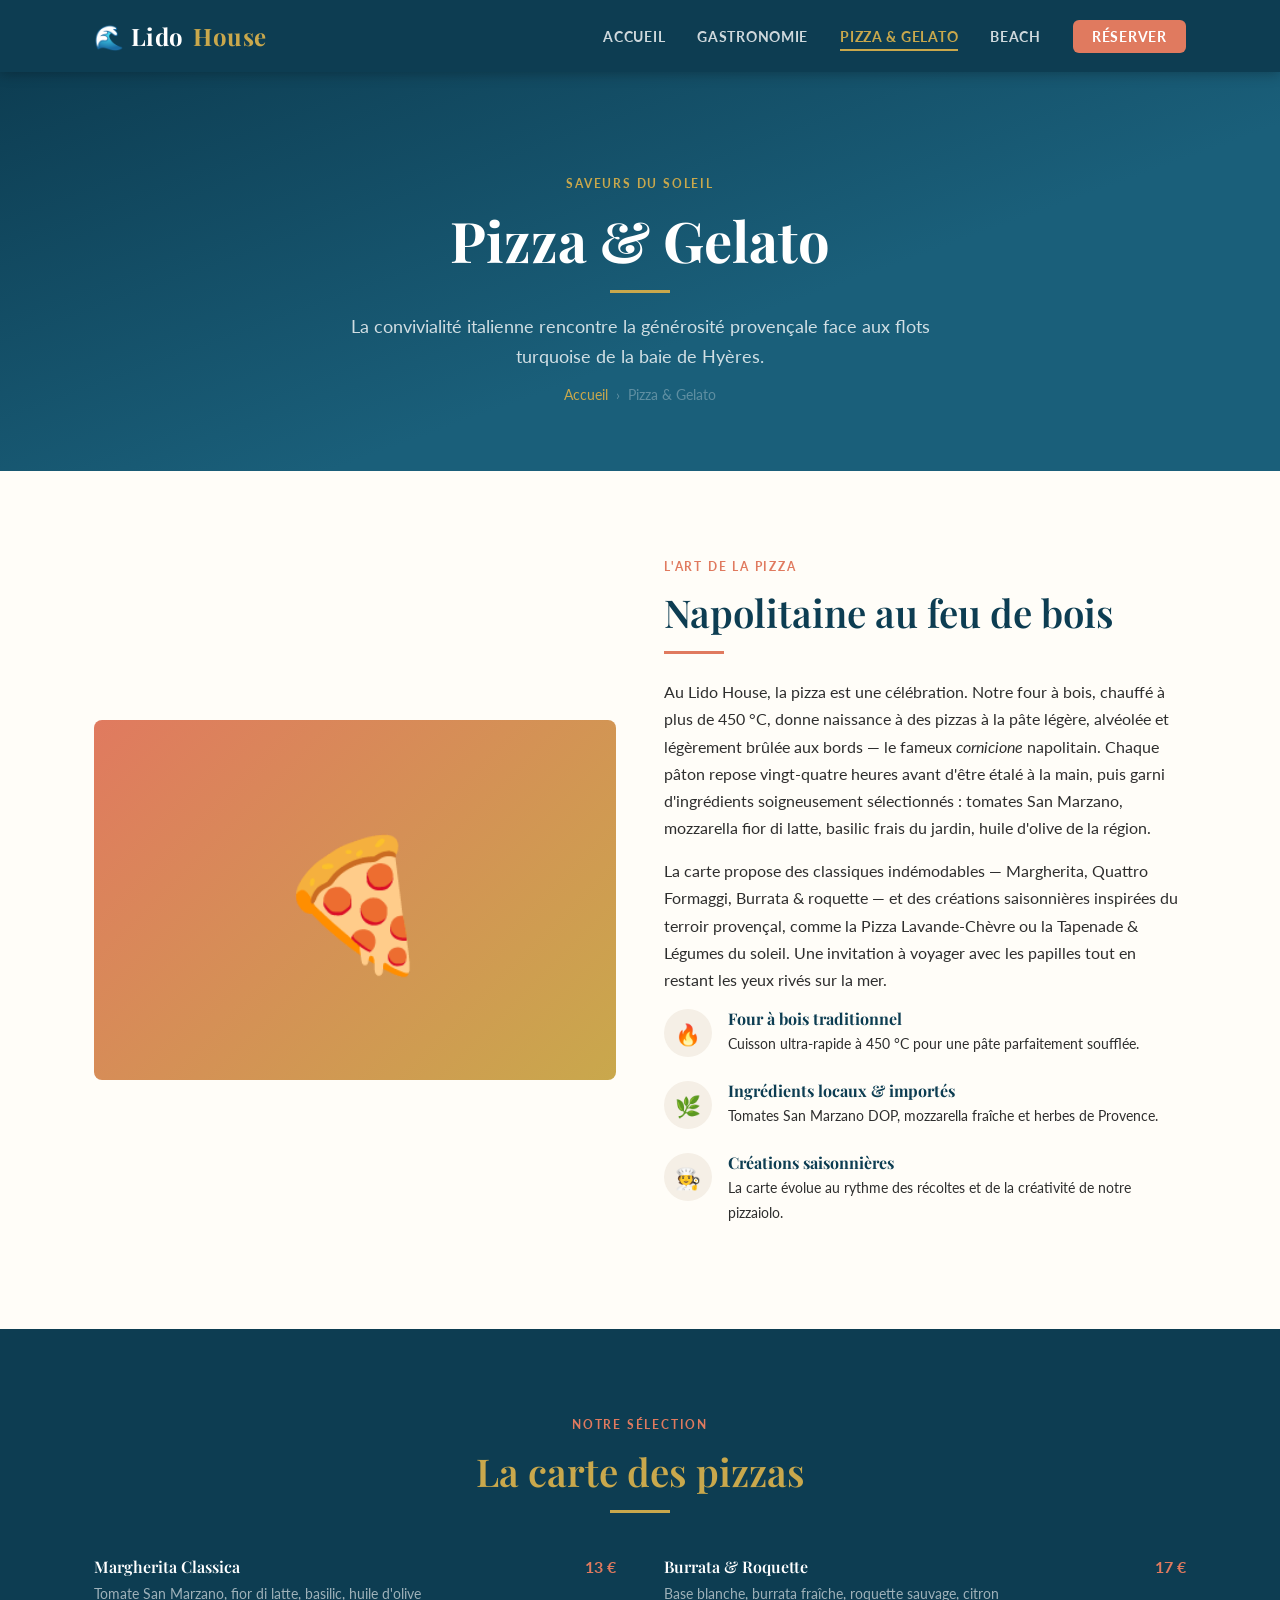
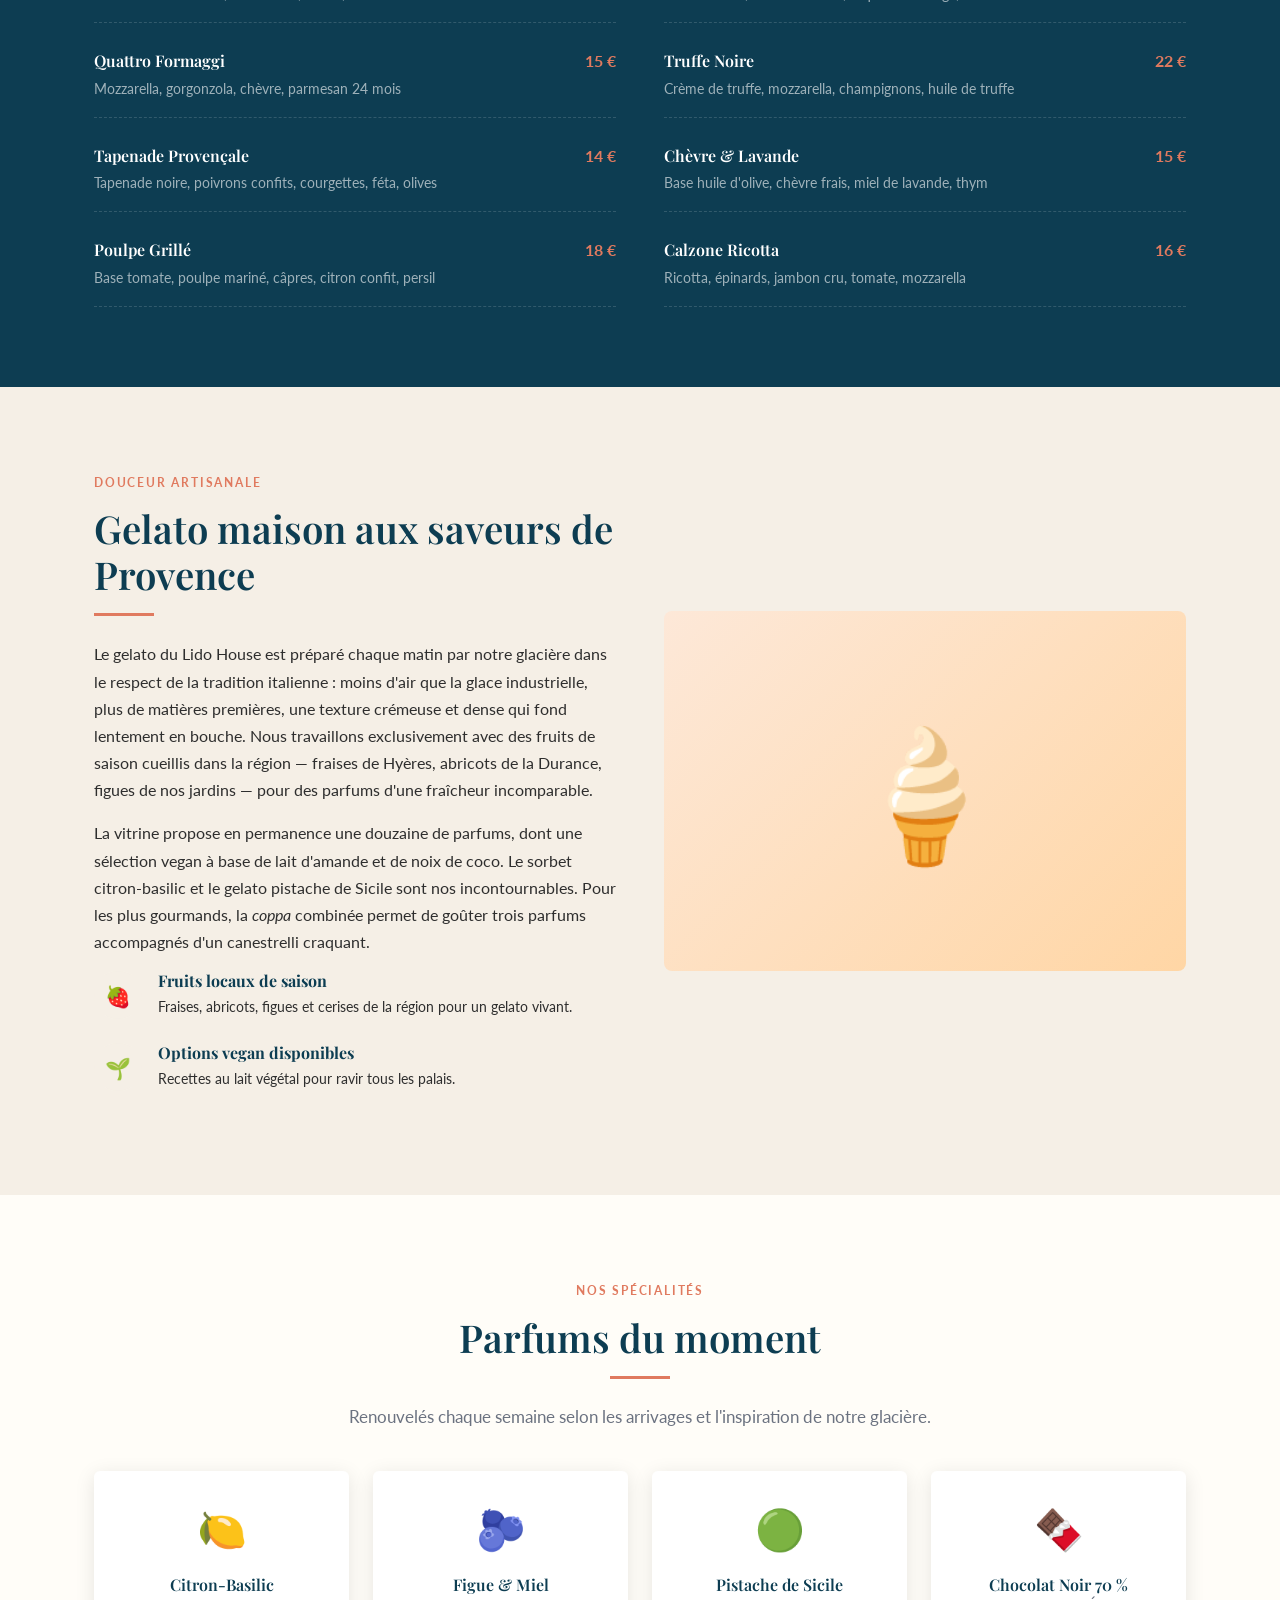
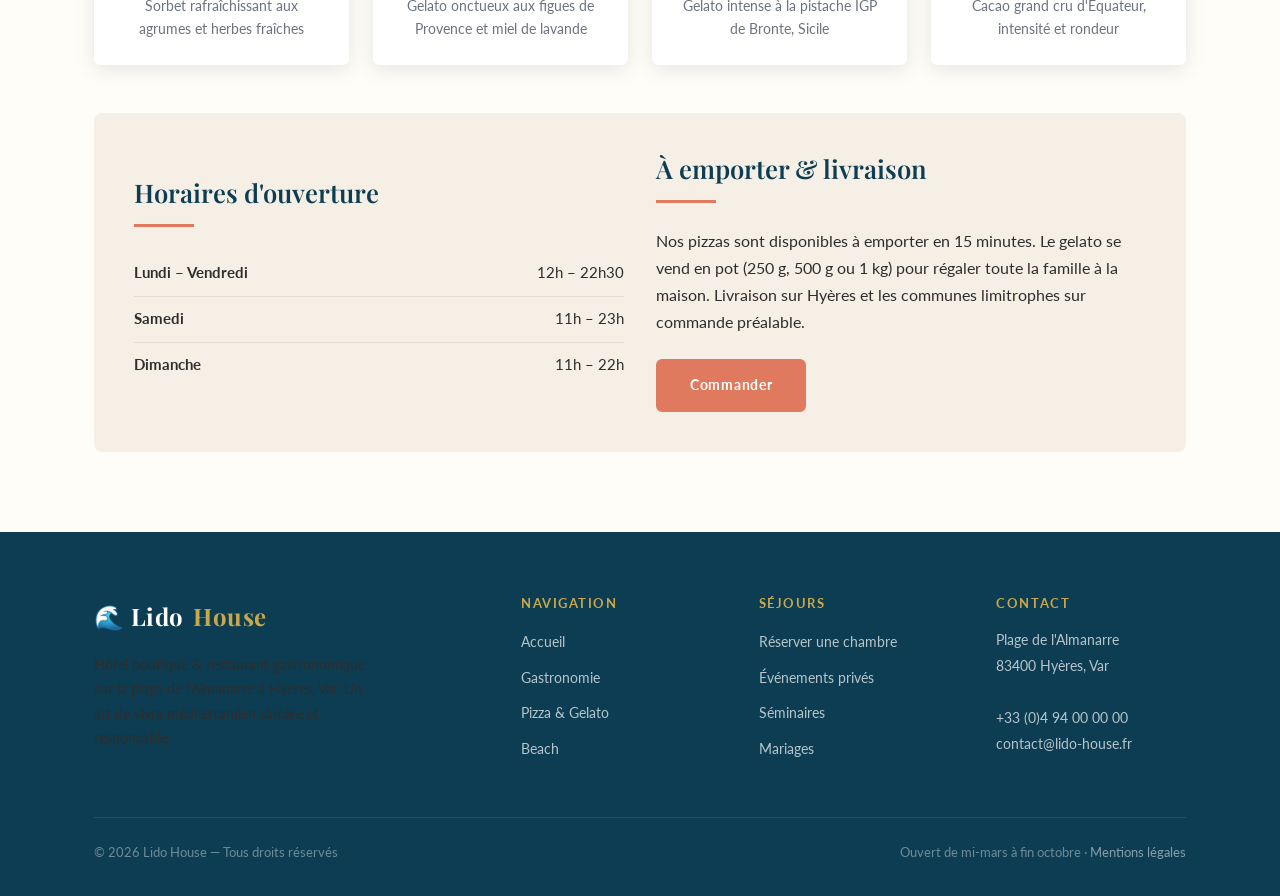
<file: pizza-gelato.html>
<!DOCTYPE html>
<html lang="fr">
<head>
  <meta charset="UTF-8">
  <meta name="viewport" content="width=device-width, initial-scale=1.0">
  <meta name="description" content="Lido House Pizza & Gelato — Pizzas napolitaines au feu de bois et gelato artisanal aux saveurs de la Provence. Ouvert à toute heure au bord de la plage de Hyères.">
  <meta name="keywords" content="pizza Hyères, gelato artisanal Var, pizzeria bord de mer, pizza feu de bois Hyères, glace artisanale Côte d'Azur">
  <meta name="robots" content="index, follow">
  <meta property="og:title" content="Pizza & Gelato — Lido House Hyères">
  <meta property="og:description" content="Pizzas napolitaines au feu de bois et gelato artisanal provençal, face à la mer à Hyères.">
  <meta property="og:type" content="website">
  <meta property="og:locale" content="fr_FR">
  <meta name="twitter:card" content="summary_large_image">
  <meta name="twitter:title" content="Pizza & Gelato — Lido House Hyères">
  <meta name="twitter:description" content="Pizzas napolitaines et gelato artisanal au bord de la plage de Hyères, Var.">
  <title>Pizza & Gelato — Lido House</title>
  <link rel="canonical" href="pizza-gelato.html">
  <link rel="stylesheet" href="lido-style.css">
</head>
<body>

  <!-- ===== HEADER ===== -->
  <header class="site-header" role="banner">
    <div class="container">
      <div class="header-inner">
        <a href="index.html" class="logo" aria-label="Lido House — Accueil">
          🌊 Lido <span>House</span>
        </a>
        <button class="nav-toggle" aria-label="Ouvrir le menu" aria-expanded="false" onclick="this.setAttribute('aria-expanded', this.getAttribute('aria-expanded')==='true'?'false':'true'); document.querySelector('.site-nav').classList.toggle('open')">
          <span></span><span></span><span></span>
        </button>
        <nav class="site-nav" role="navigation" aria-label="Navigation principale">
          <ul class="nav-list">
            <li><a href="index.html">Accueil</a></li>
            <li><a href="gastronomie.html">Gastronomie</a></li>
            <li><a href="pizza-gelato.html" class="active">Pizza & Gelato</a></li>
            <li><a href="beach.html">Beach</a></li>
            <li><a href="index.html#contact" class="nav-cta">Réserver</a></li>
          </ul>
        </nav>
      </div>
    </div>
  </header>

  <main id="content">

    <!-- ===== SECTION 1 — PAGE HERO ===== -->
    <section class="page-hero" aria-label="En-tête de page">
      <div class="container">
        <span class="section-label" style="color: var(--color-gold);">Saveurs du soleil</span>
        <h1>Pizza & Gelato</h1>
        <div class="divider divider--center divider--gold" style="margin:1rem auto 1.2rem;"></div>
        <p>La convivialité italienne rencontre la générosité provençale face aux flots turquoise de la baie de Hyères.</p>
        <nav class="breadcrumb" aria-label="Fil d'Ariane">
          <a href="index.html">Accueil</a>
          <span aria-hidden="true">›</span>
          <span aria-current="page">Pizza & Gelato</span>
        </nav>
      </div>
    </section>

    <!-- ===== SECTION 2 — PIZZA ===== -->
    <section class="section" id="pizza" aria-labelledby="pizza-title">
      <div class="container">
        <div class="grid-2">
          <div style="display:flex; align-items:center; justify-content:center; background: linear-gradient(135deg, var(--color-coral) 0%, var(--color-gold) 100%); border-radius:8px; min-height:360px; font-size:8rem;">🍕</div>
          <div>
            <span class="section-label">L'art de la pizza</span>
            <h2 id="pizza-title" class="section-title">Napolitaine au feu de bois</h2>
            <div class="divider"></div>
            <p>Au Lido House, la pizza est une célébration. Notre four à bois, chauffé à plus de 450 °C, donne naissance à des pizzas à la pâte légère, alvéolée et légèrement brûlée aux bords — le fameux <em>cornicione</em> napolitain. Chaque pâton repose vingt-quatre heures avant d'être étalé à la main, puis garni d'ingrédients soigneusement sélectionnés : tomates San Marzano, mozzarella fior di latte, basilic frais du jardin, huile d'olive de la région.</p>
            <p>La carte propose des classiques indémodables — Margherita, Quattro Formaggi, Burrata & roquette — et des créations saisonnières inspirées du terroir provençal, comme la Pizza Lavande-Chèvre ou la Tapenade & Légumes du soleil. Une invitation à voyager avec les papilles tout en restant les yeux rivés sur la mer.</p>
            <div class="feature-item">
              <div class="feature-icon">🔥</div>
              <div class="feature-text">
                <h4>Four à bois traditionnel</h4>
                <p>Cuisson ultra-rapide à 450 °C pour une pâte parfaitement soufflée.</p>
              </div>
            </div>
            <div class="feature-item">
              <div class="feature-icon">🌿</div>
              <div class="feature-text">
                <h4>Ingrédients locaux & importés</h4>
                <p>Tomates San Marzano DOP, mozzarella fraîche et herbes de Provence.</p>
              </div>
            </div>
            <div class="feature-item">
              <div class="feature-icon">🧑‍🍳</div>
              <div class="feature-text">
                <h4>Créations saisonnières</h4>
                <p>La carte évolue au rythme des récoltes et de la créativité de notre pizzaiolo.</p>
              </div>
            </div>
          </div>
        </div>
      </div>
    </section>

    <!-- ===== SECTION 3 — MENU PIZZAS ===== -->
    <section class="section section--dark" id="menu-pizza" aria-labelledby="menu-pizza-title">
      <div class="container">
        <div class="text-center" style="margin-bottom: 2.5rem;">
          <span class="section-label">Notre sélection</span>
          <h2 id="menu-pizza-title" class="section-title">La carte des pizzas</h2>
          <div class="divider divider--center divider--gold"></div>
        </div>
        <div class="menu-grid">
          <div class="menu-item">
            <div>
              <div class="menu-item-name">Margherita Classica</div>
              <div class="menu-item-desc">Tomate San Marzano, fior di latte, basilic, huile d'olive</div>
            </div>
            <div class="menu-item-price">13 €</div>
          </div>
          <div class="menu-item">
            <div>
              <div class="menu-item-name">Burrata & Roquette</div>
              <div class="menu-item-desc">Base blanche, burrata fraîche, roquette sauvage, citron</div>
            </div>
            <div class="menu-item-price">17 €</div>
          </div>
          <div class="menu-item">
            <div>
              <div class="menu-item-name">Quattro Formaggi</div>
              <div class="menu-item-desc">Mozzarella, gorgonzola, chèvre, parmesan 24 mois</div>
            </div>
            <div class="menu-item-price">15 €</div>
          </div>
          <div class="menu-item">
            <div>
              <div class="menu-item-name">Truffe Noire</div>
              <div class="menu-item-desc">Crème de truffe, mozzarella, champignons, huile de truffe</div>
            </div>
            <div class="menu-item-price">22 €</div>
          </div>
          <div class="menu-item">
            <div>
              <div class="menu-item-name">Tapenade Provençale</div>
              <div class="menu-item-desc">Tapenade noire, poivrons confits, courgettes, féta, olives</div>
            </div>
            <div class="menu-item-price">14 €</div>
          </div>
          <div class="menu-item">
            <div>
              <div class="menu-item-name">Chèvre & Lavande</div>
              <div class="menu-item-desc">Base huile d'olive, chèvre frais, miel de lavande, thym</div>
            </div>
            <div class="menu-item-price">15 €</div>
          </div>
          <div class="menu-item">
            <div>
              <div class="menu-item-name">Poulpe Grillé</div>
              <div class="menu-item-desc">Base tomate, poulpe mariné, câpres, citron confit, persil</div>
            </div>
            <div class="menu-item-price">18 €</div>
          </div>
          <div class="menu-item">
            <div>
              <div class="menu-item-name">Calzone Ricotta</div>
              <div class="menu-item-desc">Ricotta, épinards, jambon cru, tomate, mozzarella</div>
            </div>
            <div class="menu-item-price">16 €</div>
          </div>
        </div>
      </div>
    </section>

    <!-- ===== SECTION 4 — GELATO ===== -->
    <section class="section section--sand" id="gelato" aria-labelledby="gelato-title">
      <div class="container">
        <div class="grid-2">
          <div>
            <span class="section-label">Douceur artisanale</span>
            <h2 id="gelato-title" class="section-title">Gelato maison aux saveurs de Provence</h2>
            <div class="divider"></div>
            <p>Le gelato du Lido House est préparé chaque matin par notre glacière dans le respect de la tradition italienne : moins d'air que la glace industrielle, plus de matières premières, une texture crémeuse et dense qui fond lentement en bouche. Nous travaillons exclusivement avec des fruits de saison cueillis dans la région — fraises de Hyères, abricots de la Durance, figues de nos jardins — pour des parfums d'une fraîcheur incomparable.</p>
            <p>La vitrine propose en permanence une douzaine de parfums, dont une sélection vegan à base de lait d'amande et de noix de coco. Le sorbet citron-basilic et le gelato pistache de Sicile sont nos incontournables. Pour les plus gourmands, la <em>coppa</em> combinée permet de goûter trois parfums accompagnés d'un canestrelli craquant.</p>
            <div class="feature-item">
              <div class="feature-icon">🍓</div>
              <div class="feature-text">
                <h4>Fruits locaux de saison</h4>
                <p>Fraises, abricots, figues et cerises de la région pour un gelato vivant.</p>
              </div>
            </div>
            <div class="feature-item">
              <div class="feature-icon">🌱</div>
              <div class="feature-text">
                <h4>Options vegan disponibles</h4>
                <p>Recettes au lait végétal pour ravir tous les palais.</p>
              </div>
            </div>
          </div>
          <div style="display:flex; align-items:center; justify-content:center; background: linear-gradient(135deg, #fde8d8 0%, #ffd6a5 100%); border-radius:8px; min-height:360px; font-size:8rem;">🍦</div>
        </div>
      </div>
    </section>

    <!-- ===== SECTION 5 — PARFUMS & HORAIRES ===== -->
    <section class="section" aria-labelledby="parfums-title">
      <div class="container">
        <div class="text-center" style="margin-bottom: 2.5rem;">
          <span class="section-label">Nos spécialités</span>
          <h2 id="parfums-title" class="section-title">Parfums du moment</h2>
          <div class="divider divider--center"></div>
          <p class="section-intro section-intro--center">Renouvelés chaque semaine selon les arrivages et l'inspiration de notre glacière.</p>
        </div>
        <div class="grid-4" style="margin-bottom:3rem;">
          <div class="card" style="text-align:center; padding:1.5rem;">
            <div style="font-size:2.5rem; margin-bottom:.75rem;">🍋</div>
            <h3 style="font-size:1rem;">Citron-Basilic</h3>
            <p style="font-size:.85rem; color: var(--color-muted);">Sorbet rafraîchissant aux agrumes et herbes fraîches</p>
          </div>
          <div class="card" style="text-align:center; padding:1.5rem;">
            <div style="font-size:2.5rem; margin-bottom:.75rem;">🫐</div>
            <h3 style="font-size:1rem;">Figue & Miel</h3>
            <p style="font-size:.85rem; color: var(--color-muted);">Gelato onctueux aux figues de Provence et miel de lavande</p>
          </div>
          <div class="card" style="text-align:center; padding:1.5rem;">
            <div style="font-size:2.5rem; margin-bottom:.75rem;">🟢</div>
            <h3 style="font-size:1rem;">Pistache de Sicile</h3>
            <p style="font-size:.85rem; color: var(--color-muted);">Gelato intense à la pistache IGP de Bronte, Sicile</p>
          </div>
          <div class="card" style="text-align:center; padding:1.5rem;">
            <div style="font-size:2.5rem; margin-bottom:.75rem;">🍫</div>
            <h3 style="font-size:1rem;">Chocolat Noir 70 %</h3>
            <p style="font-size:.85rem; color: var(--color-muted);">Cacao grand cru d'Équateur, intensité et rondeur</p>
          </div>
        </div>

        <div class="grid-2" style="background: var(--color-sand); border-radius: 8px; padding: 2.5rem; gap: 2rem;">
          <div>
            <h3>Horaires d'ouverture</h3>
            <div class="divider"></div>
            <table style="width:100%; border-collapse:collapse; font-size:.95rem;">
              <tbody>
                <tr style="border-bottom:1px solid rgba(0,0,0,.08);">
                  <td style="padding:.6rem 0; font-weight:700;">Lundi – Vendredi</td>
                  <td style="text-align:right;">12h – 22h30</td>
                </tr>
                <tr style="border-bottom:1px solid rgba(0,0,0,.08);">
                  <td style="padding:.6rem 0; font-weight:700;">Samedi</td>
                  <td style="text-align:right;">11h – 23h</td>
                </tr>
                <tr>
                  <td style="padding:.6rem 0; font-weight:700;">Dimanche</td>
                  <td style="text-align:right;">11h – 22h</td>
                </tr>
              </tbody>
            </table>
          </div>
          <div>
            <h3>À emporter & livraison</h3>
            <div class="divider"></div>
            <p>Nos pizzas sont disponibles à emporter en 15 minutes. Le gelato se vend en pot (250 g, 500 g ou 1 kg) pour régaler toute la famille à la maison. Livraison sur Hyères et les communes limitrophes sur commande préalable.</p>
            <a href="index.html#contact" class="btn btn-primary" style="margin-top:.5rem;">Commander</a>
          </div>
        </div>
      </div>
    </section>

  </main>

  <!-- ===== FOOTER ===== -->
  <footer class="site-footer" role="contentinfo">
    <div class="container">
      <div class="footer-grid">
        <div class="footer-brand">
          <a href="index.html" class="logo">🌊 Lido <span>House</span></a>
          <p>Hôtel boutique & restaurant gastronomique sur la plage de l'Almanarre à Hyères, Var. Un art de vivre méditerranéen sincère et responsable.</p>
        </div>
        <div class="footer-col">
          <h4>Navigation</h4>
          <ul>
            <li><a href="index.html">Accueil</a></li>
            <li><a href="gastronomie.html">Gastronomie</a></li>
            <li><a href="pizza-gelato.html">Pizza & Gelato</a></li>
            <li><a href="beach.html">Beach</a></li>
          </ul>
        </div>
        <div class="footer-col">
          <h4>Séjours</h4>
          <ul>
            <li><a href="index.html#contact">Réserver une chambre</a></li>
            <li><a href="index.html#contact">Événements privés</a></li>
            <li><a href="index.html#contact">Séminaires</a></li>
            <li><a href="index.html#contact">Mariages</a></li>
          </ul>
        </div>
        <div class="footer-col">
          <h4>Contact</h4>
          <address>
            Plage de l'Almanarre<br>
            83400 Hyères, Var<br><br>
            +33 (0)4 94 00 00 00<br>
            contact@lido-house.fr
          </address>
        </div>
      </div>
      <div class="footer-bottom">
        <span>© 2026 Lido House — Tous droits réservés</span>
        <span>Ouvert de mi-mars à fin octobre · <a href="index.html#contact">Mentions légales</a></span>
      </div>
    </div>
  </footer>

</body>
</html>
</file>
<file: lido-style.css>
/* ===================================================
   Lido House — Shared Stylesheet
   Theme: Mediterranean Coastal Resort
   =================================================== */

/* ---------- Google Fonts ---------- */
@import url('https://fonts.googleapis.com/css2?family=Playfair+Display:wght@400;600;700&family=Lato:wght@300;400;700&display=swap');

/* ---------- CSS Custom Properties ---------- */
:root {
  --color-sand:     #f5efe6;
  --color-cream:    #fffdf8;
  --color-ocean:    #1a5f7a;
  --color-deep:     #0d3d52;
  --color-coral:    #e07a5f;
  --color-gold:     #c9a84c;
  --color-text:     #2e2e2e;
  --color-muted:    #6b7280;
  --color-white:    #ffffff;
  --font-heading:   'Playfair Display', Georgia, serif;
  --font-body:      'Lato', Arial, sans-serif;
  --radius:         6px;
  --shadow:         0 4px 20px rgba(0,0,0,.1);
  --transition:     .3s ease;
  --max-width:      1140px;
}

/* ---------- Reset & Base ---------- */
*, *::before, *::after { box-sizing: border-box; margin: 0; padding: 0; }

html { scroll-behavior: smooth; font-size: 16px; }

body {
  font-family: var(--font-body);
  color: var(--color-text);
  background: var(--color-cream);
  line-height: 1.7;
}

img { max-width: 100%; height: auto; display: block; }

a { color: inherit; text-decoration: none; }

ul { list-style: none; }

/* ---------- Typography ---------- */
h1, h2, h3, h4 {
  font-family: var(--font-heading);
  line-height: 1.2;
  color: var(--color-deep);
}

h1 { font-size: clamp(2rem, 5vw, 3.5rem); font-weight: 700; }
h2 { font-size: clamp(1.6rem, 3.5vw, 2.4rem); font-weight: 600; }
h3 { font-size: clamp(1.2rem, 2.5vw, 1.6rem); font-weight: 600; }

p { margin-bottom: 1rem; color: var(--color-text); }
p:last-child { margin-bottom: 0; }

/* ---------- Layout Utilities ---------- */
.container {
  max-width: var(--max-width);
  margin: 0 auto;
  padding: 0 1.5rem;
}

.section { padding: 5rem 0; }
.section--dark { background: var(--color-deep); color: var(--color-white); }
.section--dark h2, .section--dark h3 { color: var(--color-gold); }
.section--dark p { color: rgba(255,255,255,.85); }
.section--sand { background: var(--color-sand); }
.section--ocean { background: var(--color-ocean); color: var(--color-white); }
.section--ocean h2, .section--ocean h3 { color: var(--color-white); }
.section--ocean p { color: rgba(255,255,255,.9); }

.text-center { text-align: center; }

.grid-2 { display: grid; grid-template-columns: 1fr 1fr; gap: 3rem; align-items: center; }
.grid-3 { display: grid; grid-template-columns: repeat(3, 1fr); gap: 2rem; }
.grid-4 { display: grid; grid-template-columns: repeat(4, 1fr); gap: 1.5rem; }

.section-label {
  display: inline-block;
  font-family: var(--font-body);
  font-size: .75rem;
  font-weight: 700;
  letter-spacing: .15em;
  text-transform: uppercase;
  color: var(--color-coral);
  margin-bottom: .75rem;
}

.section-title { margin-bottom: 1rem; }
.section-intro { font-size: 1.05rem; color: var(--color-muted); max-width: 640px; }
.section-intro--center { margin-left: auto; margin-right: auto; }

/* ---------- Buttons ---------- */
.btn {
  display: inline-block;
  padding: .75rem 2rem;
  border-radius: var(--radius);
  font-family: var(--font-body);
  font-weight: 700;
  font-size: .9rem;
  letter-spacing: .05em;
  cursor: pointer;
  transition: background var(--transition), color var(--transition), transform var(--transition);
  border: 2px solid transparent;
}

.btn-primary {
  background: var(--color-coral);
  color: var(--color-white);
  border-color: var(--color-coral);
}
.btn-primary:hover { background: #c4614b; border-color: #c4614b; transform: translateY(-2px); }

.btn-outline {
  background: transparent;
  color: var(--color-ocean);
  border-color: var(--color-ocean);
}
.btn-outline:hover { background: var(--color-ocean); color: var(--color-white); transform: translateY(-2px); }

.btn-white {
  background: var(--color-white);
  color: var(--color-deep);
  border-color: var(--color-white);
}
.btn-white:hover { background: var(--color-sand); transform: translateY(-2px); }

/* ---------- Header / Navigation ---------- */
.site-header {
  position: sticky;
  top: 0;
  z-index: 100;
  background: var(--color-deep);
  box-shadow: 0 2px 12px rgba(0,0,0,.25);
}

.header-inner {
  display: flex;
  align-items: center;
  justify-content: space-between;
  height: 72px;
}

.logo {
  display: flex;
  align-items: center;
  gap: .6rem;
  font-family: var(--font-heading);
  font-size: 1.5rem;
  font-weight: 700;
  color: var(--color-white);
  letter-spacing: .02em;
}
.logo span { color: var(--color-gold); }

.nav-list {
  display: flex;
  gap: 2rem;
  align-items: center;
}

.nav-list a {
  font-size: .9rem;
  font-weight: 700;
  letter-spacing: .05em;
  text-transform: uppercase;
  color: rgba(255,255,255,.8);
  padding: .25rem 0;
  border-bottom: 2px solid transparent;
  transition: color var(--transition), border-color var(--transition);
}

.nav-list a:hover,
.nav-list a.active {
  color: var(--color-gold);
  border-color: var(--color-gold);
}

.nav-cta {
  background: var(--color-coral);
  color: var(--color-white) !important;
  padding: .5rem 1.2rem !important;
  border-radius: var(--radius);
  border: none !important;
}
.nav-cta:hover { background: #c4614b; color: var(--color-white) !important; }

/* Mobile nav toggle */
.nav-toggle {
  display: none;
  flex-direction: column;
  gap: 5px;
  cursor: pointer;
  background: none;
  border: none;
  padding: .5rem;
}
.nav-toggle span {
  display: block;
  width: 26px;
  height: 2px;
  background: var(--color-white);
  border-radius: 2px;
  transition: var(--transition);
}

/* ---------- Hero ---------- */
.hero {
  position: relative;
  min-height: 92vh;
  display: flex;
  align-items: center;
  overflow: hidden;
  background: linear-gradient(160deg, var(--color-deep) 0%, var(--color-ocean) 100%);
}

.hero-bg {
  position: absolute;
  inset: 0;
  background-size: cover;
  background-position: center;
  opacity: .35;
}

.hero-content {
  position: relative;
  z-index: 1;
  max-width: 700px;
}

.hero-label {
  font-size: .8rem;
  font-weight: 700;
  letter-spacing: .2em;
  text-transform: uppercase;
  color: var(--color-gold);
  margin-bottom: 1rem;
}

.hero h1 { color: var(--color-white); margin-bottom: 1.2rem; }

.hero .hero-text {
  font-size: 1.1rem;
  color: rgba(255,255,255,.85);
  margin-bottom: 2rem;
  max-width: 520px;
}

.hero-actions { display: flex; gap: 1rem; flex-wrap: wrap; }

/* ---------- Page Hero (inner pages) ---------- */
.page-hero {
  background: linear-gradient(160deg, var(--color-deep) 0%, var(--color-ocean) 60%);
  padding: 6rem 0 4rem;
  text-align: center;
  color: var(--color-white);
}
.page-hero h1 { color: var(--color-white); margin-bottom: .75rem; }
.page-hero p { color: rgba(255,255,255,.8); font-size: 1.1rem; max-width: 600px; margin: 0 auto; }

/* ---------- Cards ---------- */
.card {
  background: var(--color-white);
  border-radius: var(--radius);
  overflow: hidden;
  box-shadow: var(--shadow);
  transition: transform var(--transition), box-shadow var(--transition);
}
.card:hover { transform: translateY(-6px); box-shadow: 0 12px 32px rgba(0,0,0,.14); }

.card-img { width: 100%; height: 220px; object-fit: cover; }

.card-body { padding: 1.5rem; }
.card-body h3 { margin-bottom: .5rem; }
.card-body p { font-size: .95rem; color: var(--color-muted); margin-bottom: 1rem; }

/* ---------- Feature List ---------- */
.feature-item {
  display: flex;
  gap: 1rem;
  margin-bottom: 1.5rem;
}
.feature-icon {
  flex-shrink: 0;
  width: 48px;
  height: 48px;
  background: var(--color-sand);
  border-radius: 50%;
  display: flex;
  align-items: center;
  justify-content: center;
  font-size: 1.3rem;
}
.feature-icon--dark {
  background: rgba(255,255,255,.12);
}
.feature-text h4 { margin-bottom: .25rem; font-size: 1rem; }
.feature-text p { font-size: .9rem; margin: 0; }

/* ---------- Menu Items ---------- */
.menu-grid { display: grid; grid-template-columns: 1fr 1fr; gap: 1.5rem 3rem; }

.menu-item {
  display: flex;
  justify-content: space-between;
  align-items: flex-start;
  padding-bottom: 1rem;
  border-bottom: 1px dashed rgba(0,0,0,.15);
}
.section--dark .menu-item { border-color: rgba(255,255,255,.15); }

.menu-item-name { font-family: var(--font-heading); font-size: 1rem; font-weight: 600; }
.menu-item-desc { font-size: .85rem; color: var(--color-muted); margin-top: .2rem; }
.section--dark .menu-item-desc { color: rgba(255,255,255,.6); }
.menu-item-price { font-weight: 700; color: var(--color-coral); white-space: nowrap; margin-left: 1rem; }

/* ---------- Quote / Highlight Band ---------- */
.highlight-band {
  background: var(--color-coral);
  color: var(--color-white);
  text-align: center;
  padding: 3rem 1.5rem;
}
.highlight-band blockquote {
  font-family: var(--font-heading);
  font-size: clamp(1.3rem, 3vw, 2rem);
  font-style: italic;
  max-width: 760px;
  margin: 0 auto 1rem;
}
.highlight-band cite { font-size: .85rem; letter-spacing: .1em; opacity: .85; }

/* ---------- Activity Cards ---------- */
.activity-card {
  position: relative;
  border-radius: var(--radius);
  overflow: hidden;
  min-height: 260px;
  display: flex;
  align-items: flex-end;
  background: var(--color-ocean);
}
.activity-card-content {
  position: relative;
  z-index: 1;
  padding: 1.5rem;
  background: linear-gradient(to top, rgba(0,0,0,.7) 0%, transparent 100%);
  width: 100%;
}
.activity-card-content h3 { color: var(--color-white); margin-bottom: .25rem; }
.activity-card-content p { color: rgba(255,255,255,.8); font-size: .9rem; margin: 0; }

/* ---------- Divider ---------- */
.divider {
  width: 60px;
  height: 3px;
  background: var(--color-coral);
  margin: 1rem 0 1.5rem;
}
.divider--center { margin-left: auto; margin-right: auto; }
.divider--gold { background: var(--color-gold); }

/* ---------- Info Band ---------- */
.info-band {
  background: var(--color-sand);
  padding: 2rem 0;
  border-top: 1px solid rgba(0,0,0,.08);
  border-bottom: 1px solid rgba(0,0,0,.08);
}
.info-band-grid {
  display: grid;
  grid-template-columns: repeat(auto-fit, minmax(180px, 1fr));
  gap: 1.5rem;
  text-align: center;
}
.info-band-item strong { display: block; font-size: 1.5rem; color: var(--color-ocean); font-family: var(--font-heading); }
.info-band-item span { font-size: .85rem; color: var(--color-muted); }

/* ---------- Footer ---------- */
.site-footer {
  background: var(--color-deep);
  color: rgba(255,255,255,.75);
  padding: 4rem 0 2rem;
}

.footer-grid {
  display: grid;
  grid-template-columns: 2fr 1fr 1fr 1fr;
  gap: 3rem;
  margin-bottom: 3rem;
}

.footer-brand .logo { margin-bottom: 1rem; }
.footer-brand p { font-size: .9rem; line-height: 1.7; max-width: 280px; }

.footer-col h4 {
  font-family: var(--font-body);
  font-size: .8rem;
  font-weight: 700;
  letter-spacing: .12em;
  text-transform: uppercase;
  color: var(--color-gold);
  margin-bottom: 1rem;
}

.footer-col ul li { margin-bottom: .5rem; }
.footer-col ul a {
  font-size: .9rem;
  color: rgba(255,255,255,.7);
  transition: color var(--transition);
}
.footer-col ul a:hover { color: var(--color-gold); }

.footer-col address {
  font-style: normal;
  font-size: .9rem;
  line-height: 1.8;
  color: rgba(255,255,255,.7);
}

.footer-bottom {
  border-top: 1px solid rgba(255,255,255,.1);
  padding-top: 1.5rem;
  display: flex;
  justify-content: space-between;
  align-items: center;
  font-size: .8rem;
  color: rgba(255,255,255,.4);
  flex-wrap: wrap;
  gap: .5rem;
}
.footer-bottom a { color: rgba(255,255,255,.5); transition: color var(--transition); }
.footer-bottom a:hover { color: var(--color-gold); }

/* ---------- Breadcrumb ---------- */
.breadcrumb {
  font-size: .85rem;
  color: rgba(255,255,255,.6);
  margin-top: .75rem;
  display: flex;
  gap: .5rem;
  justify-content: center;
}
.breadcrumb a { color: var(--color-gold); }
.breadcrumb span { opacity: .5; }

/* ---------- Responsive ---------- */
@media (max-width: 1024px) {
  .grid-4 { grid-template-columns: 1fr 1fr; }
  .footer-grid { grid-template-columns: 1fr 1fr; gap: 2rem; }
}

@media (max-width: 768px) {
  .grid-2, .grid-3, .menu-grid { grid-template-columns: 1fr; gap: 2rem; }
  .nav-toggle { display: flex; }
  .site-nav { display: none; position: absolute; top: 72px; left: 0; right: 0; background: var(--color-deep); padding: 1rem 1.5rem 2rem; }
  .site-nav.open { display: block; }
  .nav-list { flex-direction: column; align-items: flex-start; gap: 1rem; }
  .footer-grid { grid-template-columns: 1fr; gap: 2rem; }
  .footer-bottom { flex-direction: column; text-align: center; }
  .hero { min-height: 75vh; }
  .hero-content { padding: 2rem 0; }
}

@media (max-width: 480px) {
  .grid-4 { grid-template-columns: 1fr; }
  .section { padding: 3rem 0; }
}
</file>
